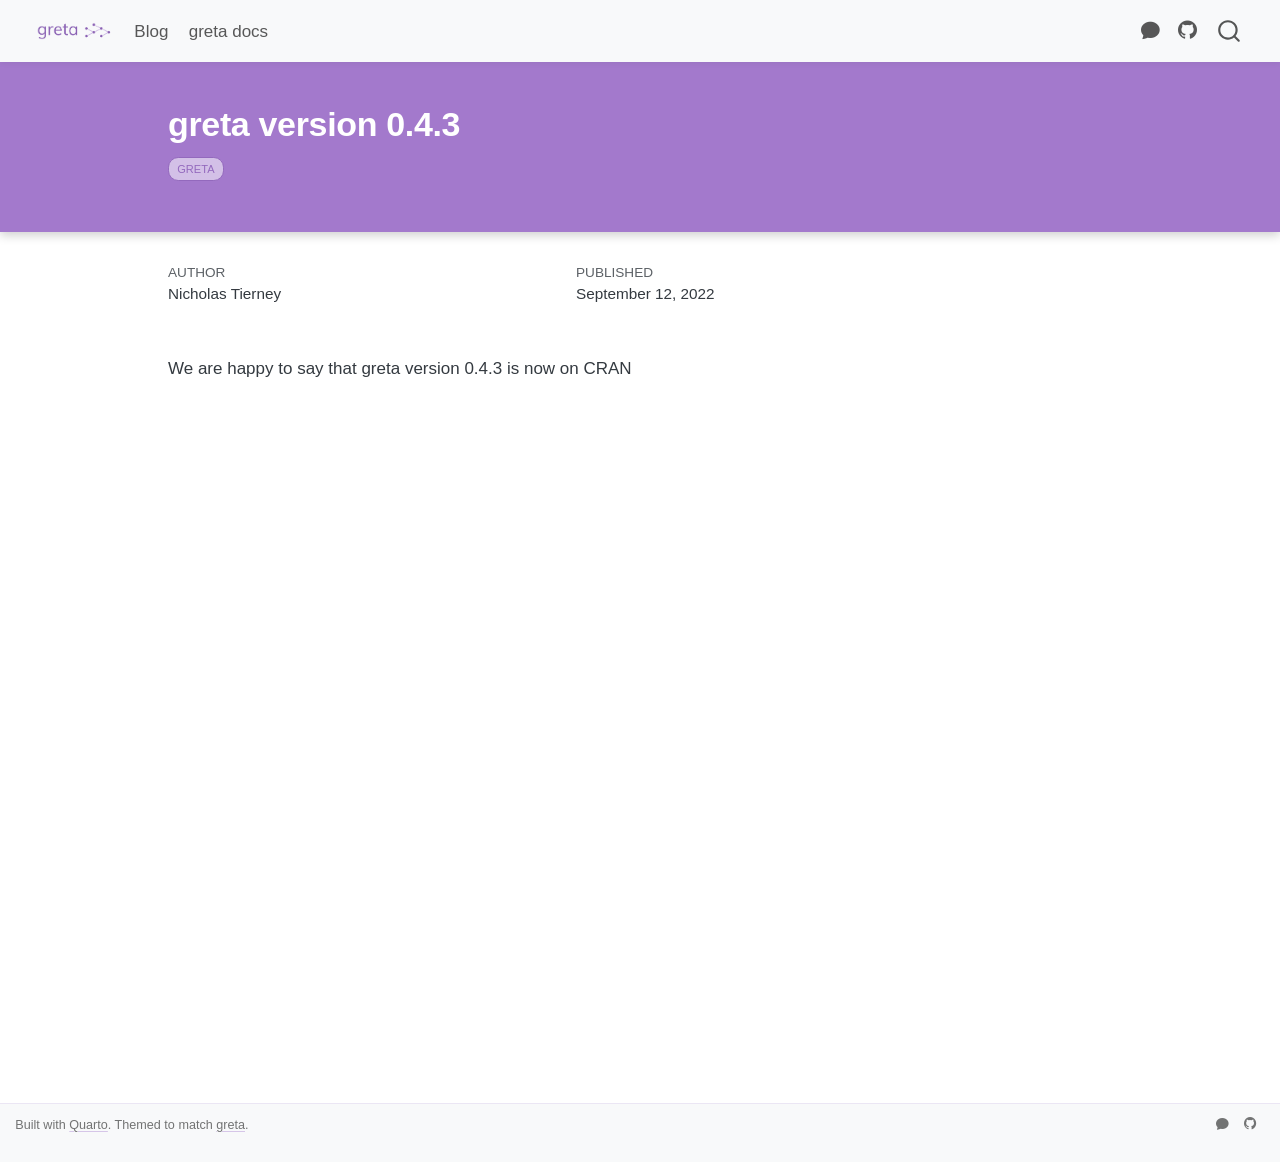
<file: posts/greta-043/index.html>
<!DOCTYPE html>
<html xmlns="http://www.w3.org/1999/xhtml" lang="en" xml:lang="en"><head>

<meta charset="utf-8">
<meta name="generator" content="quarto-1.10.18">

<meta name="viewport" content="width=device-width, initial-scale=1.0, user-scalable=yes">

<meta name="author" content="Nicholas Tierney">
<meta name="dcterms.date" content="2022-09-12">

<title>greta version 0.4.3 – greta blog</title>
<style>
/* Default styles provided by pandoc.
** See https://pandoc.org/MANUAL.html#variables-for-html for config info.
*/
span.smallcaps{font-variant: small-caps;}
div.columns{display: flex; gap: 1.5em;}
div.column{flex: auto;}
@media screen {
div.columns{gap: min(4vw, 1.5em);}
div.column{overflow-x: auto;}
}
div.hanging-indent{margin-left: 1.5em; text-indent: -1.5em;}
ul.task-list{list-style: none;}
ul.task-list li input[type="checkbox"] {
  width: 0.8em;
  margin: 0 0.8em 0.2em -1em; /* quarto-specific, see https://github.com/quarto-dev/quarto-cli/issues/4556 */ 
  vertical-align: middle;
}
</style>


<script src="../../site_libs/quarto-nav/quarto-nav.js"></script>
<script src="../../site_libs/quarto-nav/headroom.min.js"></script>
<script src="../../site_libs/clipboard/clipboard.min.js"></script>
<script src="../../site_libs/quarto-search/autocomplete.umd.js"></script>
<script src="../../site_libs/quarto-search/fuse.min.js"></script>
<script src="../../site_libs/quarto-search/quarto-search.js"></script>
<meta name="quarto:offset" content="../../">
<link href="../../images/greta-hex.png" rel="icon" type="image/png">
<script src="../../site_libs/quarto-html/quarto.js" type="module"></script>
<script src="../../site_libs/quarto-html/tabsets/tabsets.js" type="module"></script>
<script src="../../site_libs/quarto-html/popper.min.js"></script>
<script src="../../site_libs/quarto-html/tippy.umd.min.js"></script>
<script src="../../site_libs/quarto-html/anchor.min.js"></script>
<link href="../../site_libs/quarto-html/tippy.css" rel="stylesheet">
<link href="../../site_libs/quarto-html/quarto-syntax-highlighting-5d5702de87bdbcbe57524edf872754df.css" rel="stylesheet" id="quarto-text-highlighting-styles">
<script src="../../site_libs/bootstrap/bootstrap.min.js"></script>
<link href="../../site_libs/bootstrap/bootstrap-icons.css" rel="stylesheet">
<link href="../../site_libs/bootstrap/bootstrap-e3390b6693a2731bf4dd96d613e31a00.min.css" rel="stylesheet" append-hash="true" id="quarto-bootstrap" data-mode="light">
<script id="quarto-search-options" type="application/json">{
  "location": "navbar",
  "copy-button": false,
  "collapse-after": 3,
  "panel-placement": "end",
  "type": "overlay",
  "limit": 50,
  "keyboard-shortcut": [
    "f",
    "/",
    "s"
  ],
  "show-item-context": false,
  "language": {
    "search-no-results-text": "No results",
    "search-matching-documents-text": "matching documents",
    "search-copy-link-title": "Copy link to search",
    "search-hide-matches-text": "Hide additional matches",
    "search-more-match-text": "more match in this document",
    "search-more-matches-text": "more matches in this document",
    "search-clear-button-title": "Clear",
    "search-text-placeholder": "",
    "search-detached-cancel-button-title": "Cancel",
    "search-submit-button-title": "Submit",
    "search-label": "Search"
  }
}</script>
<style>

      .quarto-title-block .quarto-title-banner h1,
      .quarto-title-block .quarto-title-banner h2,
      .quarto-title-block .quarto-title-banner h3,
      .quarto-title-block .quarto-title-banner h4,
      .quarto-title-block .quarto-title-banner h5,
      .quarto-title-block .quarto-title-banner h6
      {
        color: #ffffff;
      }

      .quarto-title-block .quarto-title-banner {
        color: #ffffff;
background: #a379cc;
      }
</style>


<meta property="og:title" content="greta version 0.4.3 – greta blog">
<meta property="og:description" content="News, releases, and stories from the greta project — statistical modelling in R.">
<meta property="og:site_name" content="greta blog">
</head>

<body class="nav-fixed quarto-light">

<div id="quarto-search-results"></div>
  <header id="quarto-header" class="headroom fixed-top quarto-banner">
    <nav class="navbar navbar-expand-lg " data-bs-theme="dark">
      <div class="navbar-container container-fluid">
      <div class="navbar-brand-container mx-auto">
    <a href="../../index.html" class="navbar-brand navbar-brand-logo">
    <img src="../../images/greta-wordmark.png" alt="greta" class="navbar-logo light-content">
    <img src="../../images/greta-wordmark.png" alt="greta" class="navbar-logo dark-content">
    </a>
  </div>
            <div id="quarto-search" class="" title="Search"></div>
          <button class="navbar-toggler" type="button" data-bs-toggle="collapse" data-bs-target="#navbarCollapse" aria-controls="navbarCollapse" role="menu" aria-expanded="false" aria-label="Toggle navigation" onclick="if (window.quartoToggleHeadroom) { window.quartoToggleHeadroom(); }">
  <span class="navbar-toggler-icon"></span>
</button>
          <div class="collapse navbar-collapse" id="navbarCollapse">
            <ul class="navbar-nav navbar-nav-scroll me-auto">
  <li class="nav-item">
    <a class="nav-link" href="../../index.html"> 
<span class="menu-text">Blog</span></a>
  </li>  
  <li class="nav-item">
    <a class="nav-link" href="https://greta-dev.github.io/greta/"> 
<span class="menu-text">greta docs</span></a>
  </li>  
</ul>
            <ul class="navbar-nav navbar-nav-scroll ms-auto">
  <li class="nav-item compact">
    <a class="nav-link" href="https://forum.greta-stats.org/"> <i class="bi bi-chat-fill" role="img" aria-label="greta community forum">
</i> 
<span class="menu-text"></span></a>
  </li>  
  <li class="nav-item compact">
    <a class="nav-link" href="https://github.com/greta-dev"> <i class="bi bi-github" role="img" aria-label="greta on GitHub">
</i> 
<span class="menu-text"></span></a>
  </li>  
</ul>
          </div> <!-- /navcollapse -->
            <div class="quarto-navbar-tools">
</div>
      </div> <!-- /container-fluid -->
    </nav>
</header>
<!-- content -->
<header id="title-block-header" class="quarto-title-block default page-columns page-full">
  <div class="quarto-title-banner page-columns page-full">
    <div class="quarto-title column-body">
      <h1 class="title">greta version 0.4.3</h1>
                                <div class="quarto-categories">
                <div class="quarto-category">greta</div>
              </div>
                  </div>
  </div>
    
  
  <div class="quarto-title-meta">

      <div>
      <div class="quarto-title-meta-heading">Author</div>
      <div class="quarto-title-meta-contents">
               <p>Nicholas Tierney </p>
            </div>
    </div>
      
      <div>
      <div class="quarto-title-meta-heading">Published</div>
      <div class="quarto-title-meta-contents">
        <p class="date">September 12, 2022</p>
      </div>
    </div>
    
      
    </div>
    
  
  </header><div id="quarto-content" class="quarto-container page-columns page-rows-contents page-layout-article page-navbar">
<!-- sidebar -->
<!-- margin-sidebar -->
    <div id="quarto-margin-sidebar" class="sidebar margin-sidebar zindex-bottom">
        
    </div>
<!-- main -->
<main class="content quarto-banner-title-block" id="quarto-document-content">





<p>We are happy to say that greta version 0.4.3 is now on CRAN</p>



</main> <!-- /main -->
<script id="quarto-html-after-body" type="application/javascript">
  window.document.addEventListener("DOMContentLoaded", function (event) {
    const icon = "";
    const anchorJS = new window.AnchorJS();
    anchorJS.options = {
      placement: 'right',
      icon: icon
    };
    anchorJS.add('.anchored');
    const isCodeAnnotation = (el) => {
      for (const clz of el.classList) {
        if (clz.startsWith('code-annotation-')) {                     
          return true;
        }
      }
      return false;
    }
    const onCopySuccess = function(e) {
      // button target
      const button = e.trigger;
      // don't keep focus
      button.blur();
      // flash "checked"
      button.classList.add('code-copy-button-checked');
      var currentTitle = button.getAttribute("title");
      button.setAttribute("title", "Copied!");
      let tooltip;
      if (window.bootstrap) {
        button.setAttribute("data-bs-toggle", "tooltip");
        button.setAttribute("data-bs-placement", "left");
        button.setAttribute("data-bs-title", "Copied!");
        tooltip = new bootstrap.Tooltip(button, 
          { trigger: "manual", 
            customClass: "code-copy-button-tooltip",
            offset: [0, -8]});
        tooltip.show();    
      }
      setTimeout(function() {
        if (tooltip) {
          tooltip.hide();
          button.removeAttribute("data-bs-title");
          button.removeAttribute("data-bs-toggle");
          button.removeAttribute("data-bs-placement");
        }
        button.setAttribute("title", currentTitle);
        button.classList.remove('code-copy-button-checked');
      }, 1000);
      // clear code selection
      e.clearSelection();
    }
    const getTextToCopy = function(trigger) {
      const outerScaffold = trigger.parentElement.cloneNode(true);
      const codeEl = outerScaffold.querySelector('code');
      for (const childEl of codeEl.children) {
        if (isCodeAnnotation(childEl)) {
          childEl.remove();
        }
      }
      return codeEl.innerText;
    }
    const clipboard = new window.ClipboardJS('.code-copy-button:not([data-in-quarto-modal])', {
      text: getTextToCopy
    });
    clipboard.on('success', onCopySuccess);
    if (window.document.getElementById('quarto-embedded-source-code-modal')) {
      const clipboardModal = new window.ClipboardJS('.code-copy-button[data-in-quarto-modal]', {
        text: getTextToCopy,
        container: window.document.getElementById('quarto-embedded-source-code-modal')
      });
      clipboardModal.on('success', onCopySuccess);
    }
      var localhostRegex = new RegExp(/^(?:http|https):\/\/localhost\:?[0-9]*\//);
      var mailtoRegex = new RegExp(/^mailto:/);
        var filterRegex = new RegExp("https:\/\/greta-dev\.github\.io\/greta\.blog\/");
      var isInternal = (href) => {
          return filterRegex.test(href) || localhostRegex.test(href) || mailtoRegex.test(href);
      }
      // Inspect non-navigation links and adorn them if external
     var links = window.document.querySelectorAll('a[href]:not(.nav-link):not(.navbar-brand):not(.toc-action):not(.sidebar-link):not(.sidebar-item-toggle):not(.pagination-link):not(.no-external):not([aria-hidden]):not(.dropdown-item):not(.quarto-navigation-tool):not(.about-link)');
      for (var i=0; i<links.length; i++) {
        const link = links[i];
        if (!isInternal(link.href)) {
          // undo the damage that might have been done by quarto-nav.js in the case of
          // links that we want to consider external
          if (link.dataset.originalHref !== undefined) {
            link.href = link.dataset.originalHref;
          }
        }
      }
    function tippyHover(el, contentFn, onTriggerFn, onUntriggerFn) {
      const config = {
        allowHTML: true,
        maxWidth: 500,
        delay: 100,
        arrow: false,
        appendTo: function(el) {
            return el.parentElement;
        },
        interactive: true,
        interactiveBorder: 10,
        theme: 'quarto',
        placement: 'bottom-start',
      };
      if (contentFn) {
        config.content = contentFn;
      }
      if (onTriggerFn) {
        config.onTrigger = onTriggerFn;
      }
      if (onUntriggerFn) {
        config.onUntrigger = onUntriggerFn;
      }
      window.tippy(el, config); 
    }
    const noterefs = window.document.querySelectorAll('a[role="doc-noteref"]');
    for (var i=0; i<noterefs.length; i++) {
      const ref = noterefs[i];
      tippyHover(ref, function() {
        // use id or data attribute instead here
        let href = ref.getAttribute('data-footnote-href') || ref.getAttribute('href');
        try { href = new URL(href).hash; } catch {}
        const id = href.replace(/^#\/?/, "");
        const note = window.document.getElementById(id);
        if (note) {
          return note.innerHTML;
        } else {
          return "";
        }
      });
    }
    const xrefs = window.document.querySelectorAll('a.quarto-xref');
    const processXRef = (id, note) => {
      // Strip column container classes
      const stripColumnClz = (el) => {
        el.classList.remove("page-full", "page-columns");
        if (el.children) {
          for (const child of el.children) {
            stripColumnClz(child);
          }
        }
      }
      stripColumnClz(note)
      if (id === null || id.startsWith('sec-')) {
        // Special case sections, only their first couple elements
        const container = document.createElement("div");
        if (note.children && note.children.length > 2) {
          container.appendChild(note.children[0].cloneNode(true));
          for (let i = 1; i < note.children.length; i++) {
            const child = note.children[i];
            if (child.tagName === "P" && child.innerText === "") {
              continue;
            } else {
              container.appendChild(child.cloneNode(true));
              break;
            }
          }
          if (window.Quarto?.typesetMath) {
            window.Quarto.typesetMath(container);
          }
          return container.innerHTML
        } else {
          if (window.Quarto?.typesetMath) {
            window.Quarto.typesetMath(note);
          }
          return note.innerHTML;
        }
      } else {
        // Remove any anchor links if they are present
        const anchorLink = note.querySelector('a.anchorjs-link');
        if (anchorLink) {
          anchorLink.remove();
        }
        if (window.Quarto?.typesetMath) {
          window.Quarto.typesetMath(note);
        }
        if (note.classList.contains("callout")) {
          return note.outerHTML;
        } else {
          return note.innerHTML;
        }
      }
    }
    for (var i=0; i<xrefs.length; i++) {
      const xref = xrefs[i];
      tippyHover(xref, undefined, function(instance) {
        instance.disable();
        let url = xref.getAttribute('href');
        let hash = undefined; 
        if (url.startsWith('#')) {
          hash = url;
        } else {
          try { hash = new URL(url).hash; } catch {}
        }
        if (hash) {
          const id = hash.replace(/^#\/?/, "");
          const note = window.document.getElementById(id);
          if (note !== null) {
            try {
              const html = processXRef(id, note.cloneNode(true));
              instance.setContent(html);
            } finally {
              instance.enable();
              instance.show();
            }
          } else {
            // See if we can fetch this
            fetch(url.split('#')[0])
            .then(res => res.text())
            .then(html => {
              const parser = new DOMParser();
              const htmlDoc = parser.parseFromString(html, "text/html");
              const note = htmlDoc.getElementById(id);
              if (note !== null) {
                const html = processXRef(id, note);
                instance.setContent(html);
              } 
            }).finally(() => {
              instance.enable();
              instance.show();
            });
          }
        } else {
          // See if we can fetch a full url (with no hash to target)
          // This is a special case and we should probably do some content thinning / targeting
          fetch(url)
          .then(res => res.text())
          .then(html => {
            const parser = new DOMParser();
            const htmlDoc = parser.parseFromString(html, "text/html");
            const note = htmlDoc.querySelector('main.content');
            if (note !== null) {
              // This should only happen for chapter cross references
              // (since there is no id in the URL)
              // remove the first header
              if (note.children.length > 0 && note.children[0].tagName === "HEADER") {
                note.children[0].remove();
              }
              const html = processXRef(null, note);
              instance.setContent(html);
            } 
          }).finally(() => {
            instance.enable();
            instance.show();
          });
        }
      }, function(instance) {
      });
    }
        let selectedAnnoteEl;
        const selectorForAnnotation = ( cell, annotation) => {
          let cellAttr = 'data-code-cell="' + cell + '"';
          let lineAttr = 'data-code-annotation="' +  annotation + '"';
          const selector = 'span[' + cellAttr + '][' + lineAttr + ']';
          return selector;
        }
        const selectCodeLines = (annoteEl) => {
          const doc = window.document;
          const targetCell = annoteEl.getAttribute("data-target-cell");
          const targetAnnotation = annoteEl.getAttribute("data-target-annotation");
          const annoteSpan = window.document.querySelector(selectorForAnnotation(targetCell, targetAnnotation));
          const lines = annoteSpan.getAttribute("data-code-lines").split(",");
          const lineIds = lines.map((line) => {
            return targetCell + "-" + line;
          })
          let top = null;
          let height = null;
          let parent = null;
          if (lineIds.length > 0) {
              //compute the position of the single el (top and bottom and make a div)
              const el = window.document.getElementById(lineIds[0]);
              top = el.offsetTop;
              height = el.offsetHeight;
              parent = el.parentElement.parentElement;
            if (lineIds.length > 1) {
              const lastEl = window.document.getElementById(lineIds[lineIds.length - 1]);
              const bottom = lastEl.offsetTop + lastEl.offsetHeight;
              height = bottom - top;
            }
            if (top !== null && height !== null && parent !== null) {
              // cook up a div (if necessary) and position it 
              let div = window.document.getElementById("code-annotation-line-highlight");
              if (div === null) {
                div = window.document.createElement("div");
                div.setAttribute("id", "code-annotation-line-highlight");
                div.style.position = 'absolute';
                parent.appendChild(div);
              }
              div.style.top = top - 2 + "px";
              div.style.height = height + 4 + "px";
              div.style.left = 0;
              let gutterDiv = window.document.getElementById("code-annotation-line-highlight-gutter");
              if (gutterDiv === null) {
                gutterDiv = window.document.createElement("div");
                gutterDiv.setAttribute("id", "code-annotation-line-highlight-gutter");
                gutterDiv.style.position = 'absolute';
                const codeCell = window.document.getElementById(targetCell);
                const gutter = codeCell.querySelector('.code-annotation-gutter');
                gutter.appendChild(gutterDiv);
              }
              gutterDiv.style.top = top - 2 + "px";
              gutterDiv.style.height = height + 4 + "px";
            }
            selectedAnnoteEl = annoteEl;
          }
        };
        const unselectCodeLines = () => {
          const elementsIds = ["code-annotation-line-highlight", "code-annotation-line-highlight-gutter"];
          elementsIds.forEach((elId) => {
            const div = window.document.getElementById(elId);
            if (div) {
              div.remove();
            }
          });
          selectedAnnoteEl = undefined;
        };
          // Handle positioning of the toggle
      window.addEventListener(
        "resize",
        throttle(() => {
          elRect = undefined;
          if (selectedAnnoteEl) {
            selectCodeLines(selectedAnnoteEl);
          }
        }, 10)
      );
      function throttle(fn, ms) {
      let throttle = false;
      let timer;
        return (...args) => {
          if(!throttle) { // first call gets through
              fn.apply(this, args);
              throttle = true;
          } else { // all the others get throttled
              if(timer) clearTimeout(timer); // cancel #2
              timer = setTimeout(() => {
                fn.apply(this, args);
                timer = throttle = false;
              }, ms);
          }
        };
      }
        // Attach click handler to the DT
        const annoteDls = window.document.querySelectorAll('dt[data-target-cell]');
        for (const annoteDlNode of annoteDls) {
          annoteDlNode.addEventListener('click', (event) => {
            const clickedEl = event.target;
            if (clickedEl !== selectedAnnoteEl) {
              unselectCodeLines();
              const activeEl = window.document.querySelector('dt[data-target-cell].code-annotation-active');
              if (activeEl) {
                activeEl.classList.remove('code-annotation-active');
              }
              selectCodeLines(clickedEl);
              clickedEl.classList.add('code-annotation-active');
            } else {
              // Unselect the line
              unselectCodeLines();
              clickedEl.classList.remove('code-annotation-active');
            }
          });
        }
    const findCites = (el) => {
      const parentEl = el.parentElement;
      if (parentEl) {
        const cites = parentEl.dataset.cites;
        if (cites) {
          return {
            el,
            cites: cites.split(' ')
          };
        } else {
          return findCites(el.parentElement)
        }
      } else {
        return undefined;
      }
    };
    var bibliorefs = window.document.querySelectorAll('a[role="doc-biblioref"]');
    for (var i=0; i<bibliorefs.length; i++) {
      const ref = bibliorefs[i];
      const citeInfo = findCites(ref);
      if (citeInfo) {
        tippyHover(citeInfo.el, function() {
          var popup = window.document.createElement('div');
          citeInfo.cites.forEach(function(cite) {
            var citeDiv = window.document.createElement('div');
            citeDiv.classList.add('hanging-indent');
            citeDiv.classList.add('csl-entry');
            var biblioDiv = window.document.getElementById('ref-' + cite);
            if (biblioDiv) {
              citeDiv.innerHTML = biblioDiv.innerHTML;
            }
            popup.appendChild(citeDiv);
          });
          return popup.innerHTML;
        });
      }
    }
  });
  </script>
</div> <!-- /content -->
<footer class="footer">
  <div class="nav-footer">
    <div class="nav-footer-left">
<p>Built with <a href="https://quarto.org">Quarto</a>. Themed to match <a href="https://greta-dev.github.io/greta/">greta</a>.</p>
</div>   
    <div class="nav-footer-center">
      &nbsp;
    </div>
    <div class="nav-footer-right">
      <ul class="footer-items list-unstyled">
    <li class="nav-item compact">
    <a class="nav-link" href="https://forum.greta-stats.org/">
      <i class="bi bi-chat-fill" role="img" aria-label="greta community forum">
</i> 
    </a>
  </li>  
    <li class="nav-item compact">
    <a class="nav-link" href="https://github.com/greta-dev">
      <i class="bi bi-github" role="img" aria-label="greta on GitHub">
</i> 
    </a>
  </li>  
</ul>
    </div>
  </div>
</footer>




</body></html>
</file>
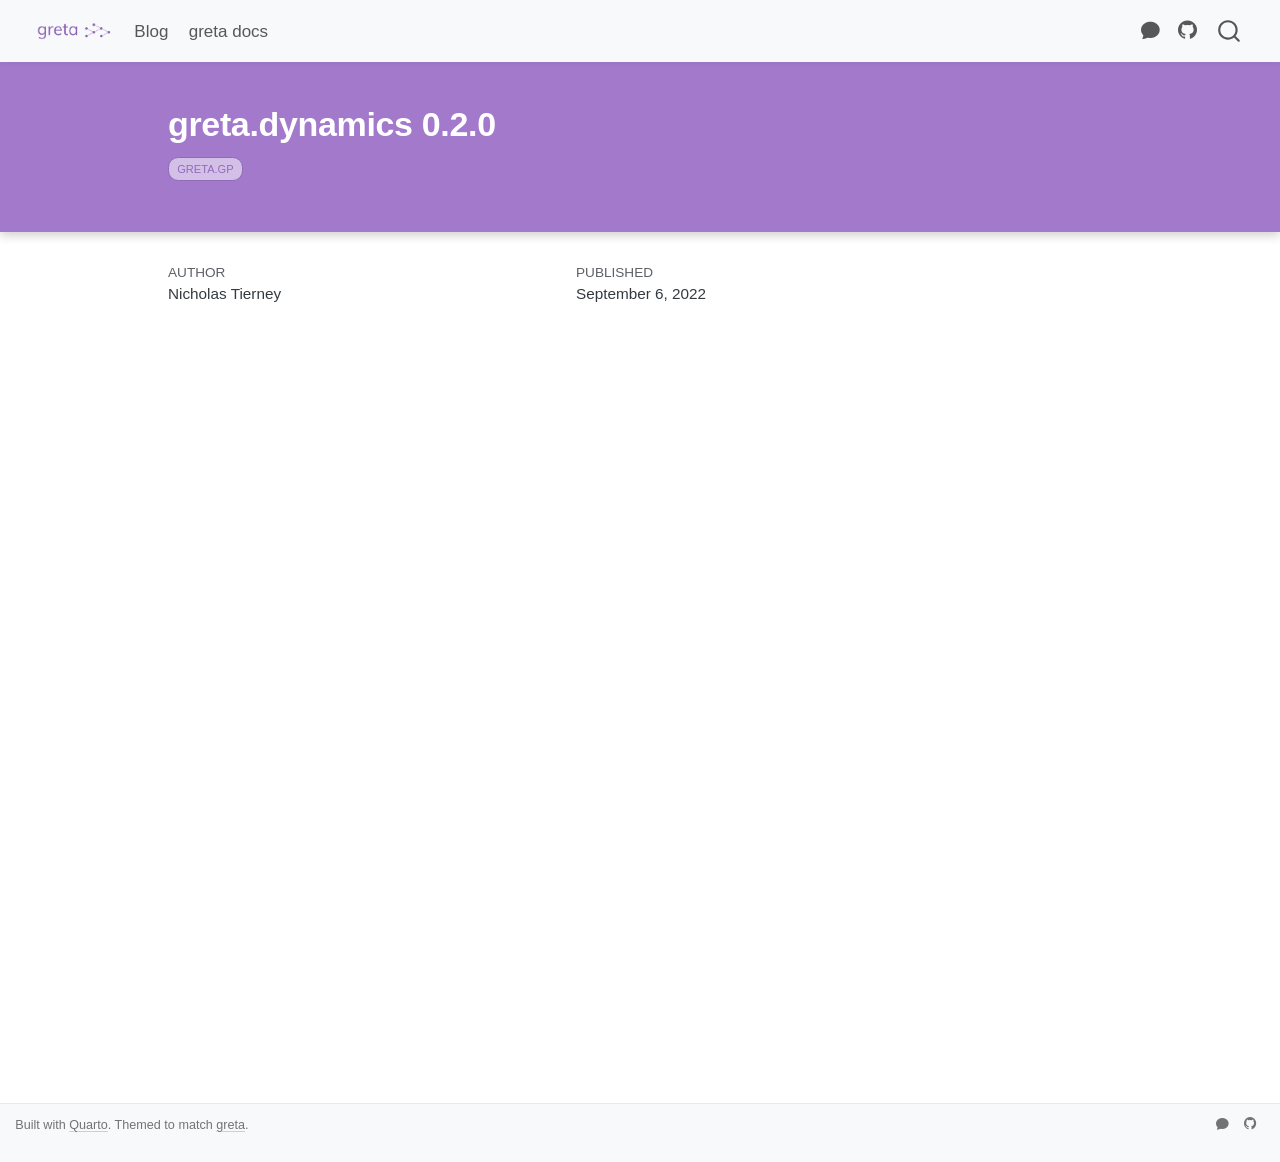
<file: posts/greta-dynamics-020/index.html>
<!DOCTYPE html>
<html xmlns="http://www.w3.org/1999/xhtml" lang="en" xml:lang="en"><head>

<meta charset="utf-8">
<meta name="generator" content="quarto-1.10.18">

<meta name="viewport" content="width=device-width, initial-scale=1.0, user-scalable=yes">

<meta name="author" content="Nicholas Tierney">
<meta name="dcterms.date" content="2022-09-06">

<title>greta.dynamics 0.2.0 – greta blog</title>
<style>
/* Default styles provided by pandoc.
** See https://pandoc.org/MANUAL.html#variables-for-html for config info.
*/
span.smallcaps{font-variant: small-caps;}
div.columns{display: flex; gap: 1.5em;}
div.column{flex: auto;}
@media screen {
div.columns{gap: min(4vw, 1.5em);}
div.column{overflow-x: auto;}
}
div.hanging-indent{margin-left: 1.5em; text-indent: -1.5em;}
ul.task-list{list-style: none;}
ul.task-list li input[type="checkbox"] {
  width: 0.8em;
  margin: 0 0.8em 0.2em -1em; /* quarto-specific, see https://github.com/quarto-dev/quarto-cli/issues/4556 */ 
  vertical-align: middle;
}
</style>


<script src="../../site_libs/quarto-nav/quarto-nav.js"></script>
<script src="../../site_libs/quarto-nav/headroom.min.js"></script>
<script src="../../site_libs/clipboard/clipboard.min.js"></script>
<script src="../../site_libs/quarto-search/autocomplete.umd.js"></script>
<script src="../../site_libs/quarto-search/fuse.min.js"></script>
<script src="../../site_libs/quarto-search/quarto-search.js"></script>
<meta name="quarto:offset" content="../../">
<link href="../../images/greta-hex.png" rel="icon" type="image/png">
<script src="../../site_libs/quarto-html/quarto.js" type="module"></script>
<script src="../../site_libs/quarto-html/tabsets/tabsets.js" type="module"></script>
<script src="../../site_libs/quarto-html/popper.min.js"></script>
<script src="../../site_libs/quarto-html/tippy.umd.min.js"></script>
<script src="../../site_libs/quarto-html/anchor.min.js"></script>
<link href="../../site_libs/quarto-html/tippy.css" rel="stylesheet">
<link href="../../site_libs/quarto-html/quarto-syntax-highlighting-5d5702de87bdbcbe57524edf872754df.css" rel="stylesheet" id="quarto-text-highlighting-styles">
<script src="../../site_libs/bootstrap/bootstrap.min.js"></script>
<link href="../../site_libs/bootstrap/bootstrap-icons.css" rel="stylesheet">
<link href="../../site_libs/bootstrap/bootstrap-e3390b6693a2731bf4dd96d613e31a00.min.css" rel="stylesheet" append-hash="true" id="quarto-bootstrap" data-mode="light">
<script id="quarto-search-options" type="application/json">{
  "location": "navbar",
  "copy-button": false,
  "collapse-after": 3,
  "panel-placement": "end",
  "type": "overlay",
  "limit": 50,
  "keyboard-shortcut": [
    "f",
    "/",
    "s"
  ],
  "show-item-context": false,
  "language": {
    "search-no-results-text": "No results",
    "search-matching-documents-text": "matching documents",
    "search-copy-link-title": "Copy link to search",
    "search-hide-matches-text": "Hide additional matches",
    "search-more-match-text": "more match in this document",
    "search-more-matches-text": "more matches in this document",
    "search-clear-button-title": "Clear",
    "search-text-placeholder": "",
    "search-detached-cancel-button-title": "Cancel",
    "search-submit-button-title": "Submit",
    "search-label": "Search"
  }
}</script>
<style>

      .quarto-title-block .quarto-title-banner h1,
      .quarto-title-block .quarto-title-banner h2,
      .quarto-title-block .quarto-title-banner h3,
      .quarto-title-block .quarto-title-banner h4,
      .quarto-title-block .quarto-title-banner h5,
      .quarto-title-block .quarto-title-banner h6
      {
        color: #ffffff;
      }

      .quarto-title-block .quarto-title-banner {
        color: #ffffff;
background: #a379cc;
      }
</style>


<meta property="og:title" content="greta.dynamics 0.2.0 – greta blog">
<meta property="og:site_name" content="greta blog">
</head>

<body class="nav-fixed quarto-light">

<div id="quarto-search-results"></div>
  <header id="quarto-header" class="headroom fixed-top quarto-banner">
    <nav class="navbar navbar-expand-lg " data-bs-theme="dark">
      <div class="navbar-container container-fluid">
      <div class="navbar-brand-container mx-auto">
    <a href="../../index.html" class="navbar-brand navbar-brand-logo">
    <img src="../../images/greta-wordmark.png" alt="greta" class="navbar-logo light-content">
    <img src="../../images/greta-wordmark.png" alt="greta" class="navbar-logo dark-content">
    </a>
  </div>
            <div id="quarto-search" class="" title="Search"></div>
          <button class="navbar-toggler" type="button" data-bs-toggle="collapse" data-bs-target="#navbarCollapse" aria-controls="navbarCollapse" role="menu" aria-expanded="false" aria-label="Toggle navigation" onclick="if (window.quartoToggleHeadroom) { window.quartoToggleHeadroom(); }">
  <span class="navbar-toggler-icon"></span>
</button>
          <div class="collapse navbar-collapse" id="navbarCollapse">
            <ul class="navbar-nav navbar-nav-scroll me-auto">
  <li class="nav-item">
    <a class="nav-link" href="../../index.html"> 
<span class="menu-text">Blog</span></a>
  </li>  
  <li class="nav-item">
    <a class="nav-link" href="https://greta-dev.github.io/greta/"> 
<span class="menu-text">greta docs</span></a>
  </li>  
</ul>
            <ul class="navbar-nav navbar-nav-scroll ms-auto">
  <li class="nav-item compact">
    <a class="nav-link" href="https://forum.greta-stats.org/"> <i class="bi bi-chat-fill" role="img" aria-label="greta community forum">
</i> 
<span class="menu-text"></span></a>
  </li>  
  <li class="nav-item compact">
    <a class="nav-link" href="https://github.com/greta-dev"> <i class="bi bi-github" role="img" aria-label="greta on GitHub">
</i> 
<span class="menu-text"></span></a>
  </li>  
</ul>
          </div> <!-- /navcollapse -->
            <div class="quarto-navbar-tools">
</div>
      </div> <!-- /container-fluid -->
    </nav>
</header>
<!-- content -->
<header id="title-block-header" class="quarto-title-block default page-columns page-full">
  <div class="quarto-title-banner page-columns page-full">
    <div class="quarto-title column-body">
      <h1 class="title">greta.dynamics 0.2.0</h1>
                                <div class="quarto-categories">
                <div class="quarto-category">greta.gp</div>
              </div>
                  </div>
  </div>
    
  
  <div class="quarto-title-meta">

      <div>
      <div class="quarto-title-meta-heading">Author</div>
      <div class="quarto-title-meta-contents">
               <p>Nicholas Tierney </p>
            </div>
    </div>
      
      <div>
      <div class="quarto-title-meta-heading">Published</div>
      <div class="quarto-title-meta-contents">
        <p class="date">September 6, 2022</p>
      </div>
    </div>
    
      
    </div>
    
  
  </header><div id="quarto-content" class="quarto-container page-columns page-rows-contents page-layout-article page-navbar">
<!-- sidebar -->
<!-- margin-sidebar -->
    <div id="quarto-margin-sidebar" class="sidebar margin-sidebar zindex-bottom">
        
    </div>
<!-- main -->
<main class="content quarto-banner-title-block" id="quarto-document-content">








</main> <!-- /main -->
<script id="quarto-html-after-body" type="application/javascript">
  window.document.addEventListener("DOMContentLoaded", function (event) {
    const icon = "";
    const anchorJS = new window.AnchorJS();
    anchorJS.options = {
      placement: 'right',
      icon: icon
    };
    anchorJS.add('.anchored');
    const isCodeAnnotation = (el) => {
      for (const clz of el.classList) {
        if (clz.startsWith('code-annotation-')) {                     
          return true;
        }
      }
      return false;
    }
    const onCopySuccess = function(e) {
      // button target
      const button = e.trigger;
      // don't keep focus
      button.blur();
      // flash "checked"
      button.classList.add('code-copy-button-checked');
      var currentTitle = button.getAttribute("title");
      button.setAttribute("title", "Copied!");
      let tooltip;
      if (window.bootstrap) {
        button.setAttribute("data-bs-toggle", "tooltip");
        button.setAttribute("data-bs-placement", "left");
        button.setAttribute("data-bs-title", "Copied!");
        tooltip = new bootstrap.Tooltip(button, 
          { trigger: "manual", 
            customClass: "code-copy-button-tooltip",
            offset: [0, -8]});
        tooltip.show();    
      }
      setTimeout(function() {
        if (tooltip) {
          tooltip.hide();
          button.removeAttribute("data-bs-title");
          button.removeAttribute("data-bs-toggle");
          button.removeAttribute("data-bs-placement");
        }
        button.setAttribute("title", currentTitle);
        button.classList.remove('code-copy-button-checked');
      }, 1000);
      // clear code selection
      e.clearSelection();
    }
    const getTextToCopy = function(trigger) {
      const outerScaffold = trigger.parentElement.cloneNode(true);
      const codeEl = outerScaffold.querySelector('code');
      for (const childEl of codeEl.children) {
        if (isCodeAnnotation(childEl)) {
          childEl.remove();
        }
      }
      return codeEl.innerText;
    }
    const clipboard = new window.ClipboardJS('.code-copy-button:not([data-in-quarto-modal])', {
      text: getTextToCopy
    });
    clipboard.on('success', onCopySuccess);
    if (window.document.getElementById('quarto-embedded-source-code-modal')) {
      const clipboardModal = new window.ClipboardJS('.code-copy-button[data-in-quarto-modal]', {
        text: getTextToCopy,
        container: window.document.getElementById('quarto-embedded-source-code-modal')
      });
      clipboardModal.on('success', onCopySuccess);
    }
      var localhostRegex = new RegExp(/^(?:http|https):\/\/localhost\:?[0-9]*\//);
      var mailtoRegex = new RegExp(/^mailto:/);
        var filterRegex = new RegExp("https:\/\/greta-dev\.github\.io\/greta\.blog\/");
      var isInternal = (href) => {
          return filterRegex.test(href) || localhostRegex.test(href) || mailtoRegex.test(href);
      }
      // Inspect non-navigation links and adorn them if external
     var links = window.document.querySelectorAll('a[href]:not(.nav-link):not(.navbar-brand):not(.toc-action):not(.sidebar-link):not(.sidebar-item-toggle):not(.pagination-link):not(.no-external):not([aria-hidden]):not(.dropdown-item):not(.quarto-navigation-tool):not(.about-link)');
      for (var i=0; i<links.length; i++) {
        const link = links[i];
        if (!isInternal(link.href)) {
          // undo the damage that might have been done by quarto-nav.js in the case of
          // links that we want to consider external
          if (link.dataset.originalHref !== undefined) {
            link.href = link.dataset.originalHref;
          }
        }
      }
    function tippyHover(el, contentFn, onTriggerFn, onUntriggerFn) {
      const config = {
        allowHTML: true,
        maxWidth: 500,
        delay: 100,
        arrow: false,
        appendTo: function(el) {
            return el.parentElement;
        },
        interactive: true,
        interactiveBorder: 10,
        theme: 'quarto',
        placement: 'bottom-start',
      };
      if (contentFn) {
        config.content = contentFn;
      }
      if (onTriggerFn) {
        config.onTrigger = onTriggerFn;
      }
      if (onUntriggerFn) {
        config.onUntrigger = onUntriggerFn;
      }
      window.tippy(el, config); 
    }
    const noterefs = window.document.querySelectorAll('a[role="doc-noteref"]');
    for (var i=0; i<noterefs.length; i++) {
      const ref = noterefs[i];
      tippyHover(ref, function() {
        // use id or data attribute instead here
        let href = ref.getAttribute('data-footnote-href') || ref.getAttribute('href');
        try { href = new URL(href).hash; } catch {}
        const id = href.replace(/^#\/?/, "");
        const note = window.document.getElementById(id);
        if (note) {
          return note.innerHTML;
        } else {
          return "";
        }
      });
    }
    const xrefs = window.document.querySelectorAll('a.quarto-xref');
    const processXRef = (id, note) => {
      // Strip column container classes
      const stripColumnClz = (el) => {
        el.classList.remove("page-full", "page-columns");
        if (el.children) {
          for (const child of el.children) {
            stripColumnClz(child);
          }
        }
      }
      stripColumnClz(note)
      if (id === null || id.startsWith('sec-')) {
        // Special case sections, only their first couple elements
        const container = document.createElement("div");
        if (note.children && note.children.length > 2) {
          container.appendChild(note.children[0].cloneNode(true));
          for (let i = 1; i < note.children.length; i++) {
            const child = note.children[i];
            if (child.tagName === "P" && child.innerText === "") {
              continue;
            } else {
              container.appendChild(child.cloneNode(true));
              break;
            }
          }
          if (window.Quarto?.typesetMath) {
            window.Quarto.typesetMath(container);
          }
          return container.innerHTML
        } else {
          if (window.Quarto?.typesetMath) {
            window.Quarto.typesetMath(note);
          }
          return note.innerHTML;
        }
      } else {
        // Remove any anchor links if they are present
        const anchorLink = note.querySelector('a.anchorjs-link');
        if (anchorLink) {
          anchorLink.remove();
        }
        if (window.Quarto?.typesetMath) {
          window.Quarto.typesetMath(note);
        }
        if (note.classList.contains("callout")) {
          return note.outerHTML;
        } else {
          return note.innerHTML;
        }
      }
    }
    for (var i=0; i<xrefs.length; i++) {
      const xref = xrefs[i];
      tippyHover(xref, undefined, function(instance) {
        instance.disable();
        let url = xref.getAttribute('href');
        let hash = undefined; 
        if (url.startsWith('#')) {
          hash = url;
        } else {
          try { hash = new URL(url).hash; } catch {}
        }
        if (hash) {
          const id = hash.replace(/^#\/?/, "");
          const note = window.document.getElementById(id);
          if (note !== null) {
            try {
              const html = processXRef(id, note.cloneNode(true));
              instance.setContent(html);
            } finally {
              instance.enable();
              instance.show();
            }
          } else {
            // See if we can fetch this
            fetch(url.split('#')[0])
            .then(res => res.text())
            .then(html => {
              const parser = new DOMParser();
              const htmlDoc = parser.parseFromString(html, "text/html");
              const note = htmlDoc.getElementById(id);
              if (note !== null) {
                const html = processXRef(id, note);
                instance.setContent(html);
              } 
            }).finally(() => {
              instance.enable();
              instance.show();
            });
          }
        } else {
          // See if we can fetch a full url (with no hash to target)
          // This is a special case and we should probably do some content thinning / targeting
          fetch(url)
          .then(res => res.text())
          .then(html => {
            const parser = new DOMParser();
            const htmlDoc = parser.parseFromString(html, "text/html");
            const note = htmlDoc.querySelector('main.content');
            if (note !== null) {
              // This should only happen for chapter cross references
              // (since there is no id in the URL)
              // remove the first header
              if (note.children.length > 0 && note.children[0].tagName === "HEADER") {
                note.children[0].remove();
              }
              const html = processXRef(null, note);
              instance.setContent(html);
            } 
          }).finally(() => {
            instance.enable();
            instance.show();
          });
        }
      }, function(instance) {
      });
    }
        let selectedAnnoteEl;
        const selectorForAnnotation = ( cell, annotation) => {
          let cellAttr = 'data-code-cell="' + cell + '"';
          let lineAttr = 'data-code-annotation="' +  annotation + '"';
          const selector = 'span[' + cellAttr + '][' + lineAttr + ']';
          return selector;
        }
        const selectCodeLines = (annoteEl) => {
          const doc = window.document;
          const targetCell = annoteEl.getAttribute("data-target-cell");
          const targetAnnotation = annoteEl.getAttribute("data-target-annotation");
          const annoteSpan = window.document.querySelector(selectorForAnnotation(targetCell, targetAnnotation));
          const lines = annoteSpan.getAttribute("data-code-lines").split(",");
          const lineIds = lines.map((line) => {
            return targetCell + "-" + line;
          })
          let top = null;
          let height = null;
          let parent = null;
          if (lineIds.length > 0) {
              //compute the position of the single el (top and bottom and make a div)
              const el = window.document.getElementById(lineIds[0]);
              top = el.offsetTop;
              height = el.offsetHeight;
              parent = el.parentElement.parentElement;
            if (lineIds.length > 1) {
              const lastEl = window.document.getElementById(lineIds[lineIds.length - 1]);
              const bottom = lastEl.offsetTop + lastEl.offsetHeight;
              height = bottom - top;
            }
            if (top !== null && height !== null && parent !== null) {
              // cook up a div (if necessary) and position it 
              let div = window.document.getElementById("code-annotation-line-highlight");
              if (div === null) {
                div = window.document.createElement("div");
                div.setAttribute("id", "code-annotation-line-highlight");
                div.style.position = 'absolute';
                parent.appendChild(div);
              }
              div.style.top = top - 2 + "px";
              div.style.height = height + 4 + "px";
              div.style.left = 0;
              let gutterDiv = window.document.getElementById("code-annotation-line-highlight-gutter");
              if (gutterDiv === null) {
                gutterDiv = window.document.createElement("div");
                gutterDiv.setAttribute("id", "code-annotation-line-highlight-gutter");
                gutterDiv.style.position = 'absolute';
                const codeCell = window.document.getElementById(targetCell);
                const gutter = codeCell.querySelector('.code-annotation-gutter');
                gutter.appendChild(gutterDiv);
              }
              gutterDiv.style.top = top - 2 + "px";
              gutterDiv.style.height = height + 4 + "px";
            }
            selectedAnnoteEl = annoteEl;
          }
        };
        const unselectCodeLines = () => {
          const elementsIds = ["code-annotation-line-highlight", "code-annotation-line-highlight-gutter"];
          elementsIds.forEach((elId) => {
            const div = window.document.getElementById(elId);
            if (div) {
              div.remove();
            }
          });
          selectedAnnoteEl = undefined;
        };
          // Handle positioning of the toggle
      window.addEventListener(
        "resize",
        throttle(() => {
          elRect = undefined;
          if (selectedAnnoteEl) {
            selectCodeLines(selectedAnnoteEl);
          }
        }, 10)
      );
      function throttle(fn, ms) {
      let throttle = false;
      let timer;
        return (...args) => {
          if(!throttle) { // first call gets through
              fn.apply(this, args);
              throttle = true;
          } else { // all the others get throttled
              if(timer) clearTimeout(timer); // cancel #2
              timer = setTimeout(() => {
                fn.apply(this, args);
                timer = throttle = false;
              }, ms);
          }
        };
      }
        // Attach click handler to the DT
        const annoteDls = window.document.querySelectorAll('dt[data-target-cell]');
        for (const annoteDlNode of annoteDls) {
          annoteDlNode.addEventListener('click', (event) => {
            const clickedEl = event.target;
            if (clickedEl !== selectedAnnoteEl) {
              unselectCodeLines();
              const activeEl = window.document.querySelector('dt[data-target-cell].code-annotation-active');
              if (activeEl) {
                activeEl.classList.remove('code-annotation-active');
              }
              selectCodeLines(clickedEl);
              clickedEl.classList.add('code-annotation-active');
            } else {
              // Unselect the line
              unselectCodeLines();
              clickedEl.classList.remove('code-annotation-active');
            }
          });
        }
    const findCites = (el) => {
      const parentEl = el.parentElement;
      if (parentEl) {
        const cites = parentEl.dataset.cites;
        if (cites) {
          return {
            el,
            cites: cites.split(' ')
          };
        } else {
          return findCites(el.parentElement)
        }
      } else {
        return undefined;
      }
    };
    var bibliorefs = window.document.querySelectorAll('a[role="doc-biblioref"]');
    for (var i=0; i<bibliorefs.length; i++) {
      const ref = bibliorefs[i];
      const citeInfo = findCites(ref);
      if (citeInfo) {
        tippyHover(citeInfo.el, function() {
          var popup = window.document.createElement('div');
          citeInfo.cites.forEach(function(cite) {
            var citeDiv = window.document.createElement('div');
            citeDiv.classList.add('hanging-indent');
            citeDiv.classList.add('csl-entry');
            var biblioDiv = window.document.getElementById('ref-' + cite);
            if (biblioDiv) {
              citeDiv.innerHTML = biblioDiv.innerHTML;
            }
            popup.appendChild(citeDiv);
          });
          return popup.innerHTML;
        });
      }
    }
  });
  </script>
</div> <!-- /content -->
<footer class="footer">
  <div class="nav-footer">
    <div class="nav-footer-left">
<p>Built with <a href="https://quarto.org">Quarto</a>. Themed to match <a href="https://greta-dev.github.io/greta/">greta</a>.</p>
</div>   
    <div class="nav-footer-center">
      &nbsp;
    </div>
    <div class="nav-footer-right">
      <ul class="footer-items list-unstyled">
    <li class="nav-item compact">
    <a class="nav-link" href="https://forum.greta-stats.org/">
      <i class="bi bi-chat-fill" role="img" aria-label="greta community forum">
</i> 
    </a>
  </li>  
    <li class="nav-item compact">
    <a class="nav-link" href="https://github.com/greta-dev">
      <i class="bi bi-github" role="img" aria-label="greta on GitHub">
</i> 
    </a>
  </li>  
</ul>
    </div>
  </div>
</footer>




</body></html>
</file>
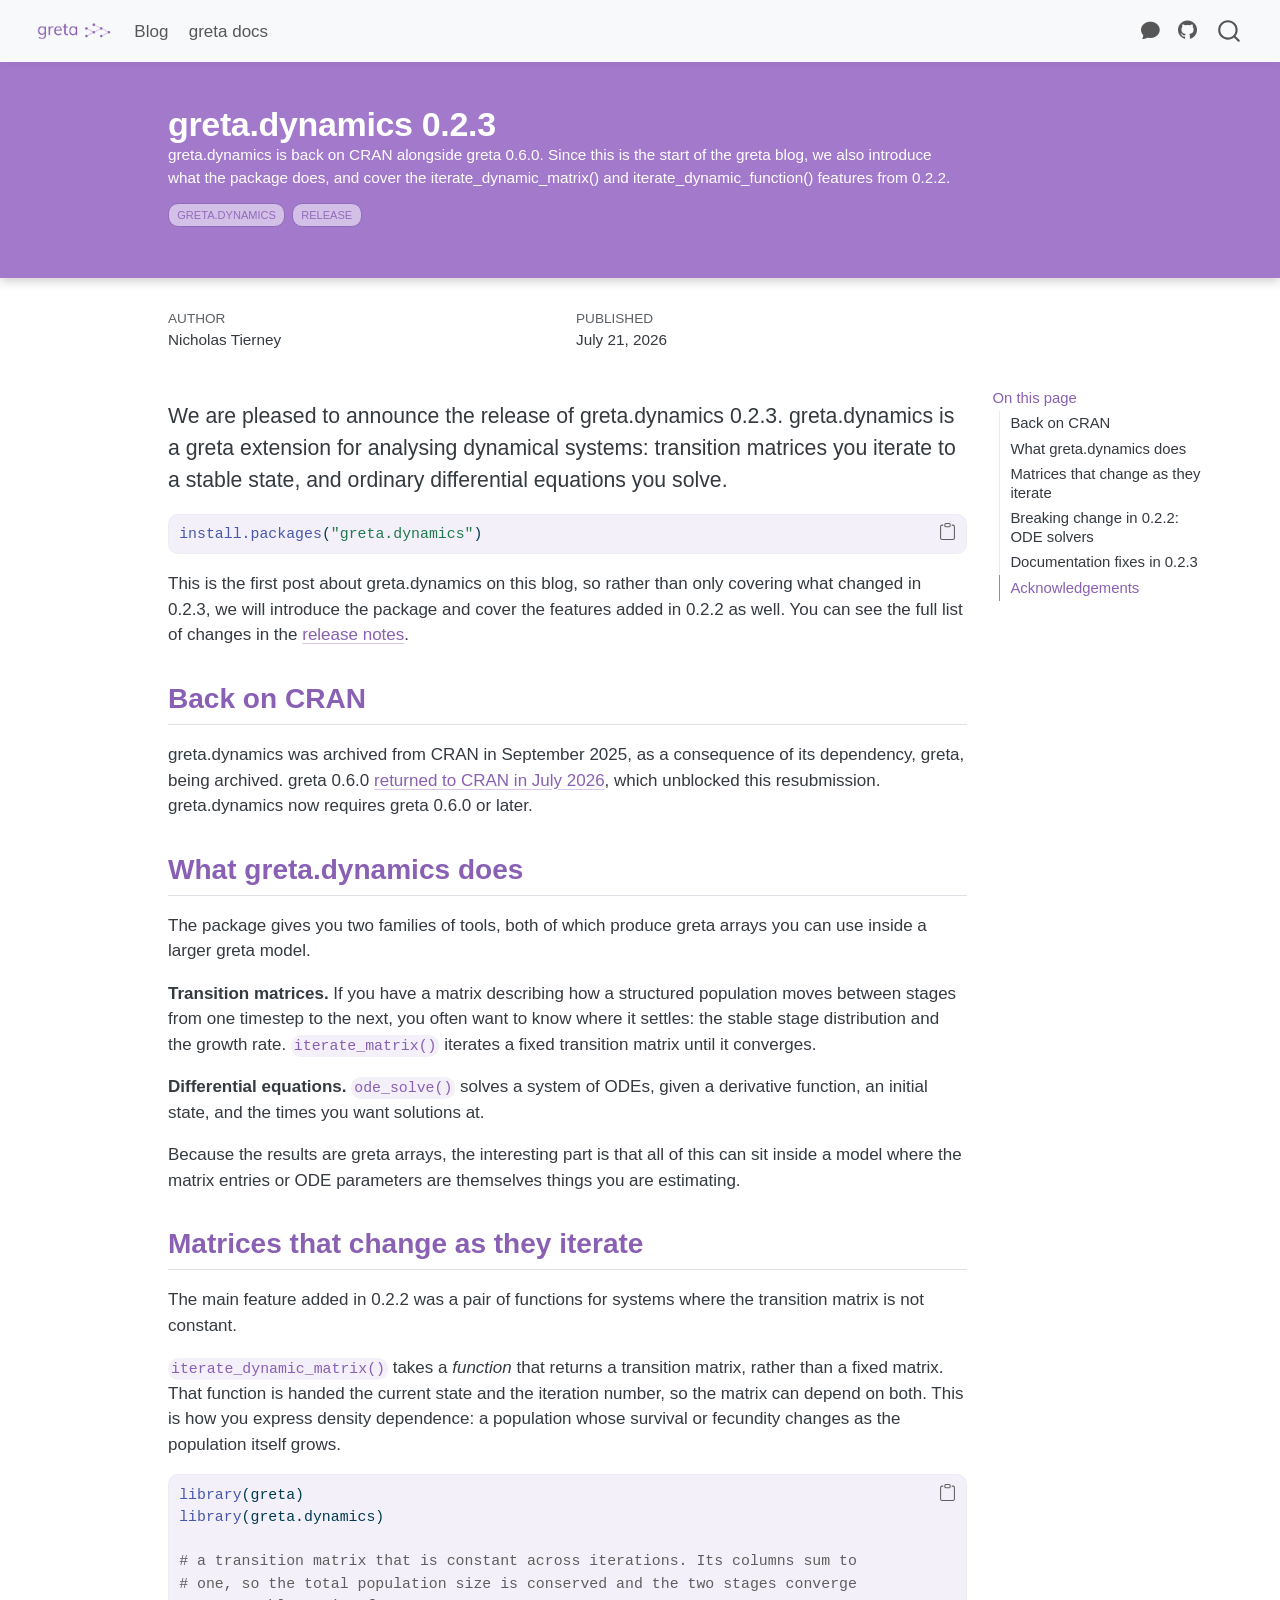
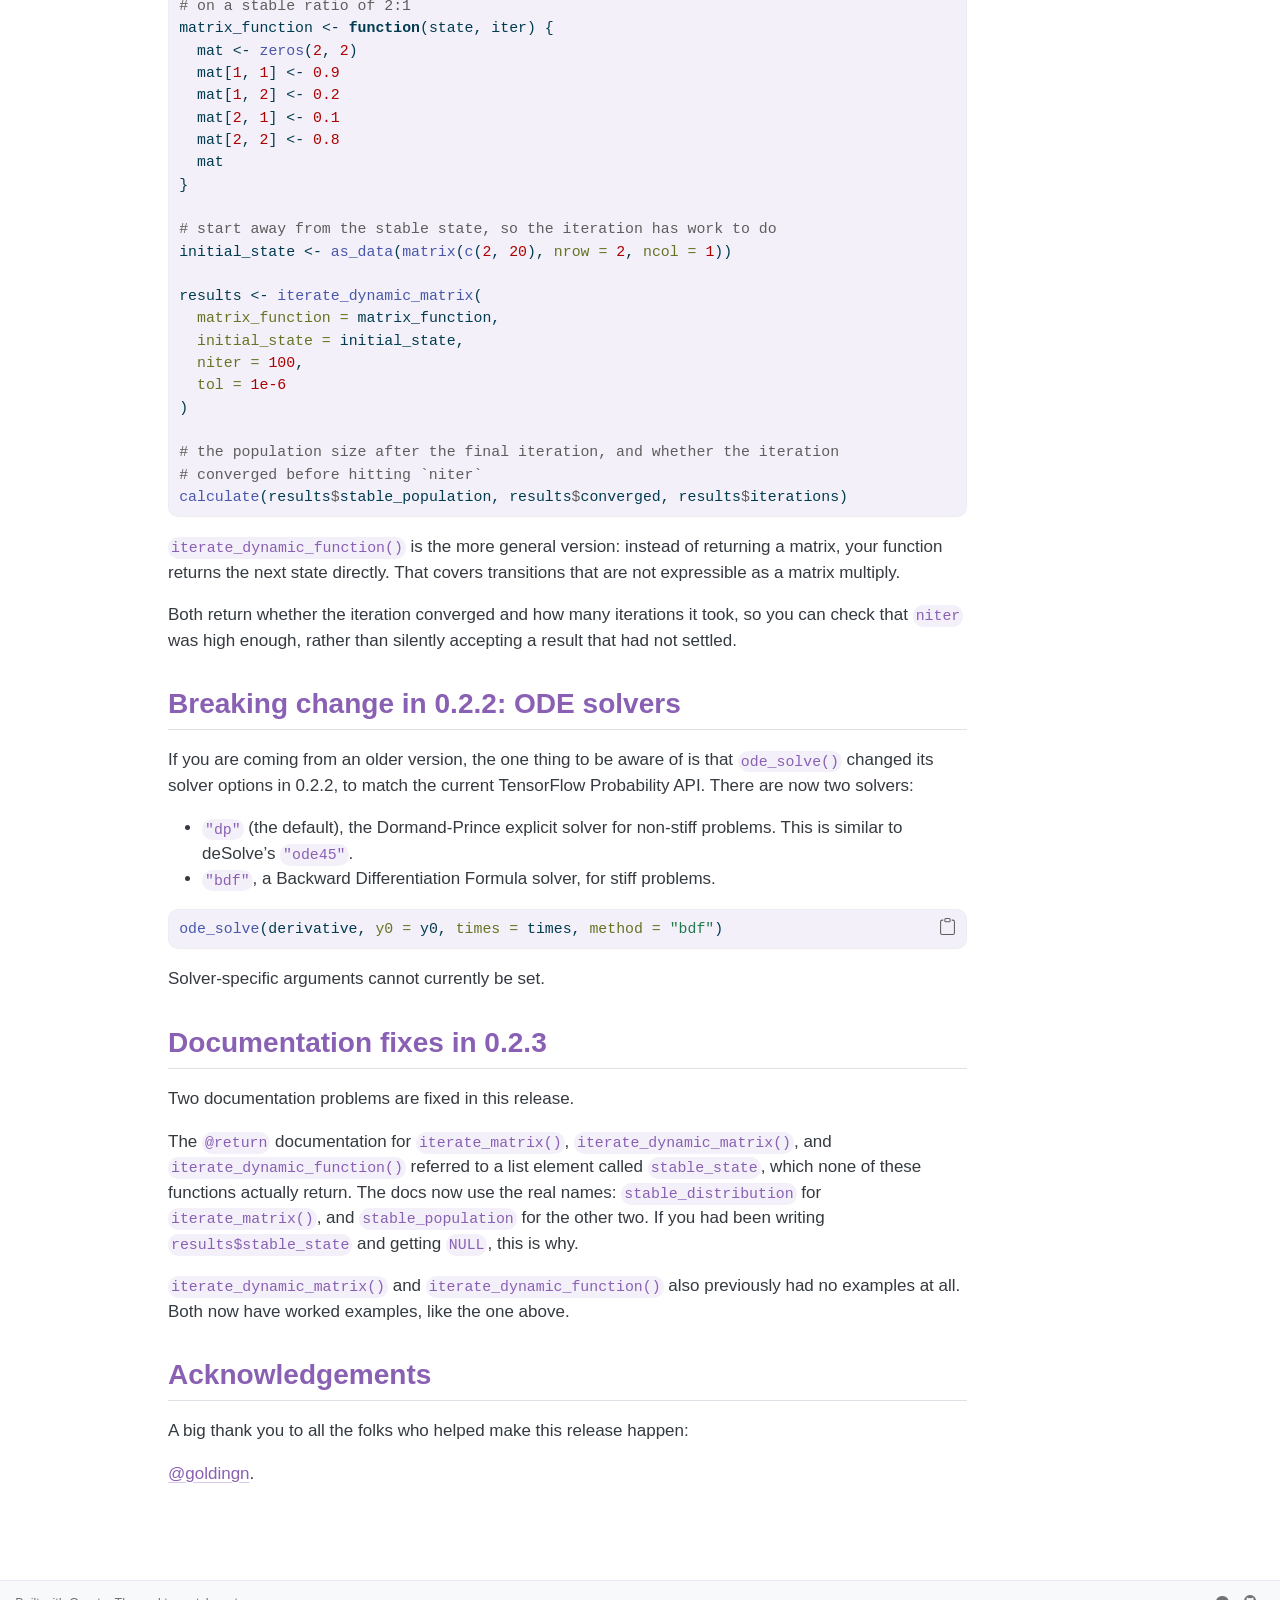
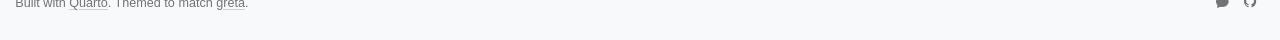
<file: posts/greta-dynamics-023/index.html>
<!DOCTYPE html>
<html xmlns="http://www.w3.org/1999/xhtml" lang="en" xml:lang="en"><head>

<meta charset="utf-8">
<meta name="generator" content="quarto-1.10.18">

<meta name="viewport" content="width=device-width, initial-scale=1.0, user-scalable=yes">

<meta name="author" content="Nicholas Tierney">
<meta name="dcterms.date" content="2026-07-21">
<meta name="description" content="greta.dynamics is back on CRAN alongside greta 0.6.0. Since this is the start of the greta blog, we also introduce what the package does, and cover the iterate_dynamic_matrix() and iterate_dynamic_function() features from 0.2.2.">

<title>greta.dynamics 0.2.3 – greta blog</title>
<style>
/* Default styles provided by pandoc.
** See https://pandoc.org/MANUAL.html#variables-for-html for config info.
*/
span.smallcaps{font-variant: small-caps;}
div.columns{display: flex; gap: 1.5em;}
div.column{flex: auto;}
@media screen {
div.columns{gap: min(4vw, 1.5em);}
div.column{overflow-x: auto;}
}
div.hanging-indent{margin-left: 1.5em; text-indent: -1.5em;}
ul.task-list{list-style: none;}
ul.task-list li input[type="checkbox"] {
  width: 0.8em;
  margin: 0 0.8em 0.2em -1em; /* quarto-specific, see https://github.com/quarto-dev/quarto-cli/issues/4556 */ 
  vertical-align: middle;
}
/* CSS for syntax highlighting */
html { -webkit-text-size-adjust: 100%; }
pre > code.sourceCode { white-space: pre; position: relative; }
pre > code.sourceCode > span { display: inline-block; line-height: 1.25; }
pre > code.sourceCode > span:empty { height: 1.2em; }
.sourceCode { overflow: visible; }
code.sourceCode > span { color: inherit; text-decoration: inherit; }
div.sourceCode { margin: 1em 0; }
pre.sourceCode { margin: 0; }
@media screen {
div.sourceCode { overflow: auto; }
}
@media print {
pre > code.sourceCode { white-space: pre-wrap; }
pre > code.sourceCode > span { text-indent: -5em; padding-left: 5em; }
}
pre.numberSource code
  { counter-reset: source-line 0; }
pre.numberSource code > span
  { position: relative; left: -4em; counter-increment: source-line; }
pre.numberSource code > span > a:first-child::before
  { content: counter(source-line);
    position: relative; left: -1em; text-align: right; vertical-align: baseline;
    border: none; display: inline-block;
    -webkit-touch-callout: none; -webkit-user-select: none;
    -khtml-user-select: none; -moz-user-select: none;
    -ms-user-select: none; user-select: none;
    padding: 0 4px; width: 4em;
  }
pre.numberSource { margin-left: 3em;  padding-left: 4px; }
div.sourceCode
  {   }
@media screen {
pre > code.sourceCode > span > a:first-child::before { text-decoration: underline; }
}
</style>


<script src="../../site_libs/quarto-nav/quarto-nav.js"></script>
<script src="../../site_libs/quarto-nav/headroom.min.js"></script>
<script src="../../site_libs/clipboard/clipboard.min.js"></script>
<script src="../../site_libs/quarto-search/autocomplete.umd.js"></script>
<script src="../../site_libs/quarto-search/fuse.min.js"></script>
<script src="../../site_libs/quarto-search/quarto-search.js"></script>
<meta name="quarto:offset" content="../../">
<link href="../../images/greta-hex.png" rel="icon" type="image/png">
<script src="../../site_libs/quarto-html/quarto.js" type="module"></script>
<script src="../../site_libs/quarto-html/tabsets/tabsets.js" type="module"></script>
<script src="../../site_libs/quarto-html/popper.min.js"></script>
<script src="../../site_libs/quarto-html/tippy.umd.min.js"></script>
<script src="../../site_libs/quarto-html/anchor.min.js"></script>
<link href="../../site_libs/quarto-html/tippy.css" rel="stylesheet">
<link href="../../site_libs/quarto-html/quarto-syntax-highlighting-5d5702de87bdbcbe57524edf872754df.css" rel="stylesheet" id="quarto-text-highlighting-styles">
<script src="../../site_libs/bootstrap/bootstrap.min.js"></script>
<link href="../../site_libs/bootstrap/bootstrap-icons.css" rel="stylesheet">
<link href="../../site_libs/bootstrap/bootstrap-e3390b6693a2731bf4dd96d613e31a00.min.css" rel="stylesheet" append-hash="true" id="quarto-bootstrap" data-mode="light">
<script id="quarto-search-options" type="application/json">{
  "location": "navbar",
  "copy-button": false,
  "collapse-after": 3,
  "panel-placement": "end",
  "type": "overlay",
  "limit": 50,
  "keyboard-shortcut": [
    "f",
    "/",
    "s"
  ],
  "show-item-context": false,
  "language": {
    "search-no-results-text": "No results",
    "search-matching-documents-text": "matching documents",
    "search-copy-link-title": "Copy link to search",
    "search-hide-matches-text": "Hide additional matches",
    "search-more-match-text": "more match in this document",
    "search-more-matches-text": "more matches in this document",
    "search-clear-button-title": "Clear",
    "search-text-placeholder": "",
    "search-detached-cancel-button-title": "Cancel",
    "search-submit-button-title": "Submit",
    "search-label": "Search"
  }
}</script>
<style>

      .quarto-title-block .quarto-title-banner h1,
      .quarto-title-block .quarto-title-banner h2,
      .quarto-title-block .quarto-title-banner h3,
      .quarto-title-block .quarto-title-banner h4,
      .quarto-title-block .quarto-title-banner h5,
      .quarto-title-block .quarto-title-banner h6
      {
        color: #ffffff;
      }

      .quarto-title-block .quarto-title-banner {
        color: #ffffff;
background: #a379cc;
      }
</style>


<meta property="og:title" content="greta.dynamics 0.2.3 – greta blog">
<meta property="og:description" content="greta.dynamics is back on CRAN alongside greta 0.6.0. Since this is the start of the greta blog, we also introduce what the package does, and cover the iterate_dynamic_matrix() and iterate_dynamic_function() features from 0.2.2.">
<meta property="og:site_name" content="greta blog">
<meta name="twitter:title" content="greta.dynamics 0.2.3 – greta blog">
<meta name="twitter:description" content="greta.dynamics is back on CRAN alongside greta 0.6.0. Since this is the start of the greta blog, we also introduce what the package does, and cover the iterate_dynamic_matrix() and iterate_dynamic_function() features from 0.2.2.">
<meta name="twitter:card" content="summary">
</head>

<body class="nav-fixed quarto-light">

<div id="quarto-search-results"></div>
  <header id="quarto-header" class="headroom fixed-top quarto-banner">
    <nav class="navbar navbar-expand-lg " data-bs-theme="dark">
      <div class="navbar-container container-fluid">
      <div class="navbar-brand-container mx-auto">
    <a href="../../index.html" class="navbar-brand navbar-brand-logo">
    <img src="../../images/greta-wordmark.png" alt="greta" class="navbar-logo light-content">
    <img src="../../images/greta-wordmark.png" alt="greta" class="navbar-logo dark-content">
    </a>
  </div>
            <div id="quarto-search" class="" title="Search"></div>
          <button class="navbar-toggler" type="button" data-bs-toggle="collapse" data-bs-target="#navbarCollapse" aria-controls="navbarCollapse" role="menu" aria-expanded="false" aria-label="Toggle navigation" onclick="if (window.quartoToggleHeadroom) { window.quartoToggleHeadroom(); }">
  <span class="navbar-toggler-icon"></span>
</button>
          <div class="collapse navbar-collapse" id="navbarCollapse">
            <ul class="navbar-nav navbar-nav-scroll me-auto">
  <li class="nav-item">
    <a class="nav-link" href="../../index.html"> 
<span class="menu-text">Blog</span></a>
  </li>  
  <li class="nav-item">
    <a class="nav-link" href="https://greta-dev.github.io/greta/"> 
<span class="menu-text">greta docs</span></a>
  </li>  
</ul>
            <ul class="navbar-nav navbar-nav-scroll ms-auto">
  <li class="nav-item compact">
    <a class="nav-link" href="https://forum.greta-stats.org/"> <i class="bi bi-chat-fill" role="img" aria-label="greta community forum">
</i> 
<span class="menu-text"></span></a>
  </li>  
  <li class="nav-item compact">
    <a class="nav-link" href="https://github.com/greta-dev"> <i class="bi bi-github" role="img" aria-label="greta on GitHub">
</i> 
<span class="menu-text"></span></a>
  </li>  
</ul>
          </div> <!-- /navcollapse -->
            <div class="quarto-navbar-tools">
</div>
      </div> <!-- /container-fluid -->
    </nav>
</header>
<!-- content -->
<header id="title-block-header" class="quarto-title-block default page-columns page-full">
  <div class="quarto-title-banner page-columns page-full">
    <div class="quarto-title column-body">
      <h1 class="title">greta.dynamics 0.2.3</h1>
                  <div>
        <div class="description">
          <p>greta.dynamics is back on CRAN alongside greta 0.6.0. Since this is the start of the greta blog, we also introduce what the package does, and cover the iterate_dynamic_matrix() and iterate_dynamic_function() features from 0.2.2.</p>
        </div>
      </div>
                          <div class="quarto-categories">
                <div class="quarto-category">greta.dynamics</div>
                <div class="quarto-category">release</div>
              </div>
                  </div>
  </div>
    
  
  <div class="quarto-title-meta">

      <div>
      <div class="quarto-title-meta-heading">Author</div>
      <div class="quarto-title-meta-contents">
               <p>Nicholas Tierney </p>
            </div>
    </div>
      
      <div>
      <div class="quarto-title-meta-heading">Published</div>
      <div class="quarto-title-meta-contents">
        <p class="date">July 21, 2026</p>
      </div>
    </div>
    
      
    </div>
    
  
  </header><div id="quarto-content" class="quarto-container page-columns page-rows-contents page-layout-article page-navbar">
<!-- sidebar -->
<!-- margin-sidebar -->
    <div id="quarto-margin-sidebar" class="sidebar margin-sidebar">
        <nav id="TOC" role="doc-toc" class="toc-active">
    <h2 id="toc-title">On this page</h2>
   
  <ul>
  <li><a href="#back-on-cran" id="toc-back-on-cran" class="nav-link active" data-scroll-target="#back-on-cran">Back on CRAN</a></li>
  <li><a href="#what-greta.dynamics-does" id="toc-what-greta.dynamics-does" class="nav-link" data-scroll-target="#what-greta.dynamics-does">What greta.dynamics does</a></li>
  <li><a href="#matrices-that-change-as-they-iterate" id="toc-matrices-that-change-as-they-iterate" class="nav-link" data-scroll-target="#matrices-that-change-as-they-iterate">Matrices that change as they iterate</a></li>
  <li><a href="#breaking-change-in-0.2.2-ode-solvers" id="toc-breaking-change-in-0.2.2-ode-solvers" class="nav-link" data-scroll-target="#breaking-change-in-0.2.2-ode-solvers">Breaking change in 0.2.2: ODE solvers</a></li>
  <li><a href="#documentation-fixes-in-0.2.3" id="toc-documentation-fixes-in-0.2.3" class="nav-link" data-scroll-target="#documentation-fixes-in-0.2.3">Documentation fixes in 0.2.3</a></li>
  <li><a href="#acknowledgements" id="toc-acknowledgements" class="nav-link" data-scroll-target="#acknowledgements">Acknowledgements</a></li>
  </ul>
</nav>
    </div>
<!-- main -->
<main class="content quarto-banner-title-block" id="quarto-document-content">





<div class="lead">
<p><strong>We are pleased to announce the release of greta.dynamics 0.2.3.</strong> greta.dynamics is a greta extension for analysing dynamical systems: transition matrices you iterate to a stable state, and ordinary differential equations you solve.</p>
</div>
<div class="code-copy-outer-scaffold"><div class="sourceCode" id="cb1"><pre class="sourceCode r code-with-copy"><code class="sourceCode r"><span id="cb1-1"><a href="#cb1-1" aria-hidden="true" tabindex="-1"></a><span class="fu">install.packages</span>(<span class="st">"greta.dynamics"</span>)</span></code></pre></div><button title="Copy to Clipboard" class="code-copy-button"><i class="bi"></i></button></div>
<p>This is the first post about greta.dynamics on this blog, so rather than only covering what changed in 0.2.3, we will introduce the package and cover the features added in 0.2.2 as well. You can see the full list of changes in the <a href="https://github.com/greta-dev/greta.dynamics/blob/main/NEWS.md">release notes</a>.</p>
<section id="back-on-cran" class="level2">
<h2 class="anchored" data-anchor-id="back-on-cran">Back on CRAN</h2>
<p>greta.dynamics was archived from CRAN in September 2025, as a consequence of its dependency, greta, being archived. greta 0.6.0 <a href="../2026-07-greta-0-6-0/">returned to CRAN in July 2026</a>, which unblocked this resubmission. greta.dynamics now requires greta 0.6.0 or later.</p>
</section>
<section id="what-greta.dynamics-does" class="level2">
<h2 class="anchored" data-anchor-id="what-greta.dynamics-does">What greta.dynamics does</h2>
<p>The package gives you two families of tools, both of which produce greta arrays you can use inside a larger greta model.</p>
<p><strong>Transition matrices.</strong> If you have a matrix describing how a structured population moves between stages from one timestep to the next, you often want to know where it settles: the stable stage distribution and the growth rate. <code>iterate_matrix()</code> iterates a fixed transition matrix until it converges.</p>
<p><strong>Differential equations.</strong> <code>ode_solve()</code> solves a system of ODEs, given a derivative function, an initial state, and the times you want solutions at.</p>
<p>Because the results are greta arrays, the interesting part is that all of this can sit inside a model where the matrix entries or ODE parameters are themselves things you are estimating.</p>
</section>
<section id="matrices-that-change-as-they-iterate" class="level2">
<h2 class="anchored" data-anchor-id="matrices-that-change-as-they-iterate">Matrices that change as they iterate</h2>
<p>The main feature added in 0.2.2 was a pair of functions for systems where the transition matrix is not constant.</p>
<p><code>iterate_dynamic_matrix()</code> takes a <em>function</em> that returns a transition matrix, rather than a fixed matrix. That function is handed the current state and the iteration number, so the matrix can depend on both. This is how you express density dependence: a population whose survival or fecundity changes as the population itself grows.</p>
<div class="code-copy-outer-scaffold"><div class="sourceCode" id="cb2"><pre class="sourceCode r code-with-copy"><code class="sourceCode r"><span id="cb2-1"><a href="#cb2-1" aria-hidden="true" tabindex="-1"></a><span class="fu">library</span>(greta)</span>
<span id="cb2-2"><a href="#cb2-2" aria-hidden="true" tabindex="-1"></a><span class="fu">library</span>(greta.dynamics)</span>
<span id="cb2-3"><a href="#cb2-3" aria-hidden="true" tabindex="-1"></a></span>
<span id="cb2-4"><a href="#cb2-4" aria-hidden="true" tabindex="-1"></a><span class="co"># a transition matrix that is constant across iterations. Its columns sum to</span></span>
<span id="cb2-5"><a href="#cb2-5" aria-hidden="true" tabindex="-1"></a><span class="co"># one, so the total population size is conserved and the two stages converge</span></span>
<span id="cb2-6"><a href="#cb2-6" aria-hidden="true" tabindex="-1"></a><span class="co"># on a stable ratio of 2:1</span></span>
<span id="cb2-7"><a href="#cb2-7" aria-hidden="true" tabindex="-1"></a>matrix_function <span class="ot">&lt;-</span> <span class="cf">function</span>(state, iter) {</span>
<span id="cb2-8"><a href="#cb2-8" aria-hidden="true" tabindex="-1"></a>  mat <span class="ot">&lt;-</span> <span class="fu">zeros</span>(<span class="dv">2</span>, <span class="dv">2</span>)</span>
<span id="cb2-9"><a href="#cb2-9" aria-hidden="true" tabindex="-1"></a>  mat[<span class="dv">1</span>, <span class="dv">1</span>] <span class="ot">&lt;-</span> <span class="fl">0.9</span></span>
<span id="cb2-10"><a href="#cb2-10" aria-hidden="true" tabindex="-1"></a>  mat[<span class="dv">1</span>, <span class="dv">2</span>] <span class="ot">&lt;-</span> <span class="fl">0.2</span></span>
<span id="cb2-11"><a href="#cb2-11" aria-hidden="true" tabindex="-1"></a>  mat[<span class="dv">2</span>, <span class="dv">1</span>] <span class="ot">&lt;-</span> <span class="fl">0.1</span></span>
<span id="cb2-12"><a href="#cb2-12" aria-hidden="true" tabindex="-1"></a>  mat[<span class="dv">2</span>, <span class="dv">2</span>] <span class="ot">&lt;-</span> <span class="fl">0.8</span></span>
<span id="cb2-13"><a href="#cb2-13" aria-hidden="true" tabindex="-1"></a>  mat</span>
<span id="cb2-14"><a href="#cb2-14" aria-hidden="true" tabindex="-1"></a>}</span>
<span id="cb2-15"><a href="#cb2-15" aria-hidden="true" tabindex="-1"></a></span>
<span id="cb2-16"><a href="#cb2-16" aria-hidden="true" tabindex="-1"></a><span class="co"># start away from the stable state, so the iteration has work to do</span></span>
<span id="cb2-17"><a href="#cb2-17" aria-hidden="true" tabindex="-1"></a>initial_state <span class="ot">&lt;-</span> <span class="fu">as_data</span>(<span class="fu">matrix</span>(<span class="fu">c</span>(<span class="dv">2</span>, <span class="dv">20</span>), <span class="at">nrow =</span> <span class="dv">2</span>, <span class="at">ncol =</span> <span class="dv">1</span>))</span>
<span id="cb2-18"><a href="#cb2-18" aria-hidden="true" tabindex="-1"></a></span>
<span id="cb2-19"><a href="#cb2-19" aria-hidden="true" tabindex="-1"></a>results <span class="ot">&lt;-</span> <span class="fu">iterate_dynamic_matrix</span>(</span>
<span id="cb2-20"><a href="#cb2-20" aria-hidden="true" tabindex="-1"></a>  <span class="at">matrix_function =</span> matrix_function,</span>
<span id="cb2-21"><a href="#cb2-21" aria-hidden="true" tabindex="-1"></a>  <span class="at">initial_state =</span> initial_state,</span>
<span id="cb2-22"><a href="#cb2-22" aria-hidden="true" tabindex="-1"></a>  <span class="at">niter =</span> <span class="dv">100</span>,</span>
<span id="cb2-23"><a href="#cb2-23" aria-hidden="true" tabindex="-1"></a>  <span class="at">tol =</span> <span class="fl">1e-6</span></span>
<span id="cb2-24"><a href="#cb2-24" aria-hidden="true" tabindex="-1"></a>)</span>
<span id="cb2-25"><a href="#cb2-25" aria-hidden="true" tabindex="-1"></a></span>
<span id="cb2-26"><a href="#cb2-26" aria-hidden="true" tabindex="-1"></a><span class="co"># the population size after the final iteration, and whether the iteration</span></span>
<span id="cb2-27"><a href="#cb2-27" aria-hidden="true" tabindex="-1"></a><span class="co"># converged before hitting `niter`</span></span>
<span id="cb2-28"><a href="#cb2-28" aria-hidden="true" tabindex="-1"></a><span class="fu">calculate</span>(results<span class="sc">$</span>stable_population, results<span class="sc">$</span>converged, results<span class="sc">$</span>iterations)</span></code></pre></div><button title="Copy to Clipboard" class="code-copy-button"><i class="bi"></i></button></div>
<p><code>iterate_dynamic_function()</code> is the more general version: instead of returning a matrix, your function returns the next state directly. That covers transitions that are not expressible as a matrix multiply.</p>
<p>Both return whether the iteration converged and how many iterations it took, so you can check that <code>niter</code> was high enough, rather than silently accepting a result that had not settled.</p>
</section>
<section id="breaking-change-in-0.2.2-ode-solvers" class="level2">
<h2 class="anchored" data-anchor-id="breaking-change-in-0.2.2-ode-solvers">Breaking change in 0.2.2: ODE solvers</h2>
<p>If you are coming from an older version, the one thing to be aware of is that <code>ode_solve()</code> changed its solver options in 0.2.2, to match the current TensorFlow Probability API. There are now two solvers:</p>
<ul>
<li><code>"dp"</code> (the default), the Dormand-Prince explicit solver for non-stiff problems. This is similar to deSolve’s <code>"ode45"</code>.</li>
<li><code>"bdf"</code>, a Backward Differentiation Formula solver, for stiff problems.</li>
</ul>
<div class="code-copy-outer-scaffold"><div class="sourceCode" id="cb3"><pre class="sourceCode r code-with-copy"><code class="sourceCode r"><span id="cb3-1"><a href="#cb3-1" aria-hidden="true" tabindex="-1"></a><span class="fu">ode_solve</span>(derivative, <span class="at">y0 =</span> y0, <span class="at">times =</span> times, <span class="at">method =</span> <span class="st">"bdf"</span>)</span></code></pre></div><button title="Copy to Clipboard" class="code-copy-button"><i class="bi"></i></button></div>
<p>Solver-specific arguments cannot currently be set.</p>
</section>
<section id="documentation-fixes-in-0.2.3" class="level2">
<h2 class="anchored" data-anchor-id="documentation-fixes-in-0.2.3">Documentation fixes in 0.2.3</h2>
<p>Two documentation problems are fixed in this release.</p>
<p>The <code>@return</code> documentation for <code>iterate_matrix()</code>, <code>iterate_dynamic_matrix()</code>, and <code>iterate_dynamic_function()</code> referred to a list element called <code>stable_state</code>, which none of these functions actually return. The docs now use the real names: <code>stable_distribution</code> for <code>iterate_matrix()</code>, and <code>stable_population</code> for the other two. If you had been writing <code>results$stable_state</code> and getting <code>NULL</code>, this is why.</p>
<p><code>iterate_dynamic_matrix()</code> and <code>iterate_dynamic_function()</code> also previously had no examples at all. Both now have worked examples, like the one above.</p>
</section>
<section id="acknowledgements" class="level2">
<h2 class="anchored" data-anchor-id="acknowledgements">Acknowledgements</h2>
<p>A big thank you to all the folks who helped make this release happen:</p>
<p><a href="https://github.com/goldingn">@goldingn</a>.</p>


</section>

</main> <!-- /main -->
<script id="quarto-html-after-body" type="application/javascript">
  window.document.addEventListener("DOMContentLoaded", function (event) {
    const icon = "";
    const anchorJS = new window.AnchorJS();
    anchorJS.options = {
      placement: 'right',
      icon: icon
    };
    anchorJS.add('.anchored');
    const isCodeAnnotation = (el) => {
      for (const clz of el.classList) {
        if (clz.startsWith('code-annotation-')) {                     
          return true;
        }
      }
      return false;
    }
    const onCopySuccess = function(e) {
      // button target
      const button = e.trigger;
      // don't keep focus
      button.blur();
      // flash "checked"
      button.classList.add('code-copy-button-checked');
      var currentTitle = button.getAttribute("title");
      button.setAttribute("title", "Copied!");
      let tooltip;
      if (window.bootstrap) {
        button.setAttribute("data-bs-toggle", "tooltip");
        button.setAttribute("data-bs-placement", "left");
        button.setAttribute("data-bs-title", "Copied!");
        tooltip = new bootstrap.Tooltip(button, 
          { trigger: "manual", 
            customClass: "code-copy-button-tooltip",
            offset: [0, -8]});
        tooltip.show();    
      }
      setTimeout(function() {
        if (tooltip) {
          tooltip.hide();
          button.removeAttribute("data-bs-title");
          button.removeAttribute("data-bs-toggle");
          button.removeAttribute("data-bs-placement");
        }
        button.setAttribute("title", currentTitle);
        button.classList.remove('code-copy-button-checked');
      }, 1000);
      // clear code selection
      e.clearSelection();
    }
    const getTextToCopy = function(trigger) {
      const outerScaffold = trigger.parentElement.cloneNode(true);
      const codeEl = outerScaffold.querySelector('code');
      for (const childEl of codeEl.children) {
        if (isCodeAnnotation(childEl)) {
          childEl.remove();
        }
      }
      return codeEl.innerText;
    }
    const clipboard = new window.ClipboardJS('.code-copy-button:not([data-in-quarto-modal])', {
      text: getTextToCopy
    });
    clipboard.on('success', onCopySuccess);
    if (window.document.getElementById('quarto-embedded-source-code-modal')) {
      const clipboardModal = new window.ClipboardJS('.code-copy-button[data-in-quarto-modal]', {
        text: getTextToCopy,
        container: window.document.getElementById('quarto-embedded-source-code-modal')
      });
      clipboardModal.on('success', onCopySuccess);
    }
      var localhostRegex = new RegExp(/^(?:http|https):\/\/localhost\:?[0-9]*\//);
      var mailtoRegex = new RegExp(/^mailto:/);
        var filterRegex = new RegExp("https:\/\/greta-dev\.github\.io\/greta\.blog\/");
      var isInternal = (href) => {
          return filterRegex.test(href) || localhostRegex.test(href) || mailtoRegex.test(href);
      }
      // Inspect non-navigation links and adorn them if external
     var links = window.document.querySelectorAll('a[href]:not(.nav-link):not(.navbar-brand):not(.toc-action):not(.sidebar-link):not(.sidebar-item-toggle):not(.pagination-link):not(.no-external):not([aria-hidden]):not(.dropdown-item):not(.quarto-navigation-tool):not(.about-link)');
      for (var i=0; i<links.length; i++) {
        const link = links[i];
        if (!isInternal(link.href)) {
          // undo the damage that might have been done by quarto-nav.js in the case of
          // links that we want to consider external
          if (link.dataset.originalHref !== undefined) {
            link.href = link.dataset.originalHref;
          }
        }
      }
    function tippyHover(el, contentFn, onTriggerFn, onUntriggerFn) {
      const config = {
        allowHTML: true,
        maxWidth: 500,
        delay: 100,
        arrow: false,
        appendTo: function(el) {
            return el.parentElement;
        },
        interactive: true,
        interactiveBorder: 10,
        theme: 'quarto',
        placement: 'bottom-start',
      };
      if (contentFn) {
        config.content = contentFn;
      }
      if (onTriggerFn) {
        config.onTrigger = onTriggerFn;
      }
      if (onUntriggerFn) {
        config.onUntrigger = onUntriggerFn;
      }
      window.tippy(el, config); 
    }
    const noterefs = window.document.querySelectorAll('a[role="doc-noteref"]');
    for (var i=0; i<noterefs.length; i++) {
      const ref = noterefs[i];
      tippyHover(ref, function() {
        // use id or data attribute instead here
        let href = ref.getAttribute('data-footnote-href') || ref.getAttribute('href');
        try { href = new URL(href).hash; } catch {}
        const id = href.replace(/^#\/?/, "");
        const note = window.document.getElementById(id);
        if (note) {
          return note.innerHTML;
        } else {
          return "";
        }
      });
    }
    const xrefs = window.document.querySelectorAll('a.quarto-xref');
    const processXRef = (id, note) => {
      // Strip column container classes
      const stripColumnClz = (el) => {
        el.classList.remove("page-full", "page-columns");
        if (el.children) {
          for (const child of el.children) {
            stripColumnClz(child);
          }
        }
      }
      stripColumnClz(note)
      if (id === null || id.startsWith('sec-')) {
        // Special case sections, only their first couple elements
        const container = document.createElement("div");
        if (note.children && note.children.length > 2) {
          container.appendChild(note.children[0].cloneNode(true));
          for (let i = 1; i < note.children.length; i++) {
            const child = note.children[i];
            if (child.tagName === "P" && child.innerText === "") {
              continue;
            } else {
              container.appendChild(child.cloneNode(true));
              break;
            }
          }
          if (window.Quarto?.typesetMath) {
            window.Quarto.typesetMath(container);
          }
          return container.innerHTML
        } else {
          if (window.Quarto?.typesetMath) {
            window.Quarto.typesetMath(note);
          }
          return note.innerHTML;
        }
      } else {
        // Remove any anchor links if they are present
        const anchorLink = note.querySelector('a.anchorjs-link');
        if (anchorLink) {
          anchorLink.remove();
        }
        if (window.Quarto?.typesetMath) {
          window.Quarto.typesetMath(note);
        }
        if (note.classList.contains("callout")) {
          return note.outerHTML;
        } else {
          return note.innerHTML;
        }
      }
    }
    for (var i=0; i<xrefs.length; i++) {
      const xref = xrefs[i];
      tippyHover(xref, undefined, function(instance) {
        instance.disable();
        let url = xref.getAttribute('href');
        let hash = undefined; 
        if (url.startsWith('#')) {
          hash = url;
        } else {
          try { hash = new URL(url).hash; } catch {}
        }
        if (hash) {
          const id = hash.replace(/^#\/?/, "");
          const note = window.document.getElementById(id);
          if (note !== null) {
            try {
              const html = processXRef(id, note.cloneNode(true));
              instance.setContent(html);
            } finally {
              instance.enable();
              instance.show();
            }
          } else {
            // See if we can fetch this
            fetch(url.split('#')[0])
            .then(res => res.text())
            .then(html => {
              const parser = new DOMParser();
              const htmlDoc = parser.parseFromString(html, "text/html");
              const note = htmlDoc.getElementById(id);
              if (note !== null) {
                const html = processXRef(id, note);
                instance.setContent(html);
              } 
            }).finally(() => {
              instance.enable();
              instance.show();
            });
          }
        } else {
          // See if we can fetch a full url (with no hash to target)
          // This is a special case and we should probably do some content thinning / targeting
          fetch(url)
          .then(res => res.text())
          .then(html => {
            const parser = new DOMParser();
            const htmlDoc = parser.parseFromString(html, "text/html");
            const note = htmlDoc.querySelector('main.content');
            if (note !== null) {
              // This should only happen for chapter cross references
              // (since there is no id in the URL)
              // remove the first header
              if (note.children.length > 0 && note.children[0].tagName === "HEADER") {
                note.children[0].remove();
              }
              const html = processXRef(null, note);
              instance.setContent(html);
            } 
          }).finally(() => {
            instance.enable();
            instance.show();
          });
        }
      }, function(instance) {
      });
    }
        let selectedAnnoteEl;
        const selectorForAnnotation = ( cell, annotation) => {
          let cellAttr = 'data-code-cell="' + cell + '"';
          let lineAttr = 'data-code-annotation="' +  annotation + '"';
          const selector = 'span[' + cellAttr + '][' + lineAttr + ']';
          return selector;
        }
        const selectCodeLines = (annoteEl) => {
          const doc = window.document;
          const targetCell = annoteEl.getAttribute("data-target-cell");
          const targetAnnotation = annoteEl.getAttribute("data-target-annotation");
          const annoteSpan = window.document.querySelector(selectorForAnnotation(targetCell, targetAnnotation));
          const lines = annoteSpan.getAttribute("data-code-lines").split(",");
          const lineIds = lines.map((line) => {
            return targetCell + "-" + line;
          })
          let top = null;
          let height = null;
          let parent = null;
          if (lineIds.length > 0) {
              //compute the position of the single el (top and bottom and make a div)
              const el = window.document.getElementById(lineIds[0]);
              top = el.offsetTop;
              height = el.offsetHeight;
              parent = el.parentElement.parentElement;
            if (lineIds.length > 1) {
              const lastEl = window.document.getElementById(lineIds[lineIds.length - 1]);
              const bottom = lastEl.offsetTop + lastEl.offsetHeight;
              height = bottom - top;
            }
            if (top !== null && height !== null && parent !== null) {
              // cook up a div (if necessary) and position it 
              let div = window.document.getElementById("code-annotation-line-highlight");
              if (div === null) {
                div = window.document.createElement("div");
                div.setAttribute("id", "code-annotation-line-highlight");
                div.style.position = 'absolute';
                parent.appendChild(div);
              }
              div.style.top = top - 2 + "px";
              div.style.height = height + 4 + "px";
              div.style.left = 0;
              let gutterDiv = window.document.getElementById("code-annotation-line-highlight-gutter");
              if (gutterDiv === null) {
                gutterDiv = window.document.createElement("div");
                gutterDiv.setAttribute("id", "code-annotation-line-highlight-gutter");
                gutterDiv.style.position = 'absolute';
                const codeCell = window.document.getElementById(targetCell);
                const gutter = codeCell.querySelector('.code-annotation-gutter');
                gutter.appendChild(gutterDiv);
              }
              gutterDiv.style.top = top - 2 + "px";
              gutterDiv.style.height = height + 4 + "px";
            }
            selectedAnnoteEl = annoteEl;
          }
        };
        const unselectCodeLines = () => {
          const elementsIds = ["code-annotation-line-highlight", "code-annotation-line-highlight-gutter"];
          elementsIds.forEach((elId) => {
            const div = window.document.getElementById(elId);
            if (div) {
              div.remove();
            }
          });
          selectedAnnoteEl = undefined;
        };
          // Handle positioning of the toggle
      window.addEventListener(
        "resize",
        throttle(() => {
          elRect = undefined;
          if (selectedAnnoteEl) {
            selectCodeLines(selectedAnnoteEl);
          }
        }, 10)
      );
      function throttle(fn, ms) {
      let throttle = false;
      let timer;
        return (...args) => {
          if(!throttle) { // first call gets through
              fn.apply(this, args);
              throttle = true;
          } else { // all the others get throttled
              if(timer) clearTimeout(timer); // cancel #2
              timer = setTimeout(() => {
                fn.apply(this, args);
                timer = throttle = false;
              }, ms);
          }
        };
      }
        // Attach click handler to the DT
        const annoteDls = window.document.querySelectorAll('dt[data-target-cell]');
        for (const annoteDlNode of annoteDls) {
          annoteDlNode.addEventListener('click', (event) => {
            const clickedEl = event.target;
            if (clickedEl !== selectedAnnoteEl) {
              unselectCodeLines();
              const activeEl = window.document.querySelector('dt[data-target-cell].code-annotation-active');
              if (activeEl) {
                activeEl.classList.remove('code-annotation-active');
              }
              selectCodeLines(clickedEl);
              clickedEl.classList.add('code-annotation-active');
            } else {
              // Unselect the line
              unselectCodeLines();
              clickedEl.classList.remove('code-annotation-active');
            }
          });
        }
    const findCites = (el) => {
      const parentEl = el.parentElement;
      if (parentEl) {
        const cites = parentEl.dataset.cites;
        if (cites) {
          return {
            el,
            cites: cites.split(' ')
          };
        } else {
          return findCites(el.parentElement)
        }
      } else {
        return undefined;
      }
    };
    var bibliorefs = window.document.querySelectorAll('a[role="doc-biblioref"]');
    for (var i=0; i<bibliorefs.length; i++) {
      const ref = bibliorefs[i];
      const citeInfo = findCites(ref);
      if (citeInfo) {
        tippyHover(citeInfo.el, function() {
          var popup = window.document.createElement('div');
          citeInfo.cites.forEach(function(cite) {
            var citeDiv = window.document.createElement('div');
            citeDiv.classList.add('hanging-indent');
            citeDiv.classList.add('csl-entry');
            var biblioDiv = window.document.getElementById('ref-' + cite);
            if (biblioDiv) {
              citeDiv.innerHTML = biblioDiv.innerHTML;
            }
            popup.appendChild(citeDiv);
          });
          return popup.innerHTML;
        });
      }
    }
  });
  </script>
</div> <!-- /content -->
<footer class="footer">
  <div class="nav-footer">
    <div class="nav-footer-left">
<p>Built with <a href="https://quarto.org">Quarto</a>. Themed to match <a href="https://greta-dev.github.io/greta/">greta</a>.</p>
</div>   
    <div class="nav-footer-center">
      &nbsp;
    </div>
    <div class="nav-footer-right">
      <ul class="footer-items list-unstyled">
    <li class="nav-item compact">
    <a class="nav-link" href="https://forum.greta-stats.org/">
      <i class="bi bi-chat-fill" role="img" aria-label="greta community forum">
</i> 
    </a>
  </li>  
    <li class="nav-item compact">
    <a class="nav-link" href="https://github.com/greta-dev">
      <i class="bi bi-github" role="img" aria-label="greta on GitHub">
</i> 
    </a>
  </li>  
</ul>
    </div>
  </div>
</footer>




</body></html>
</file>
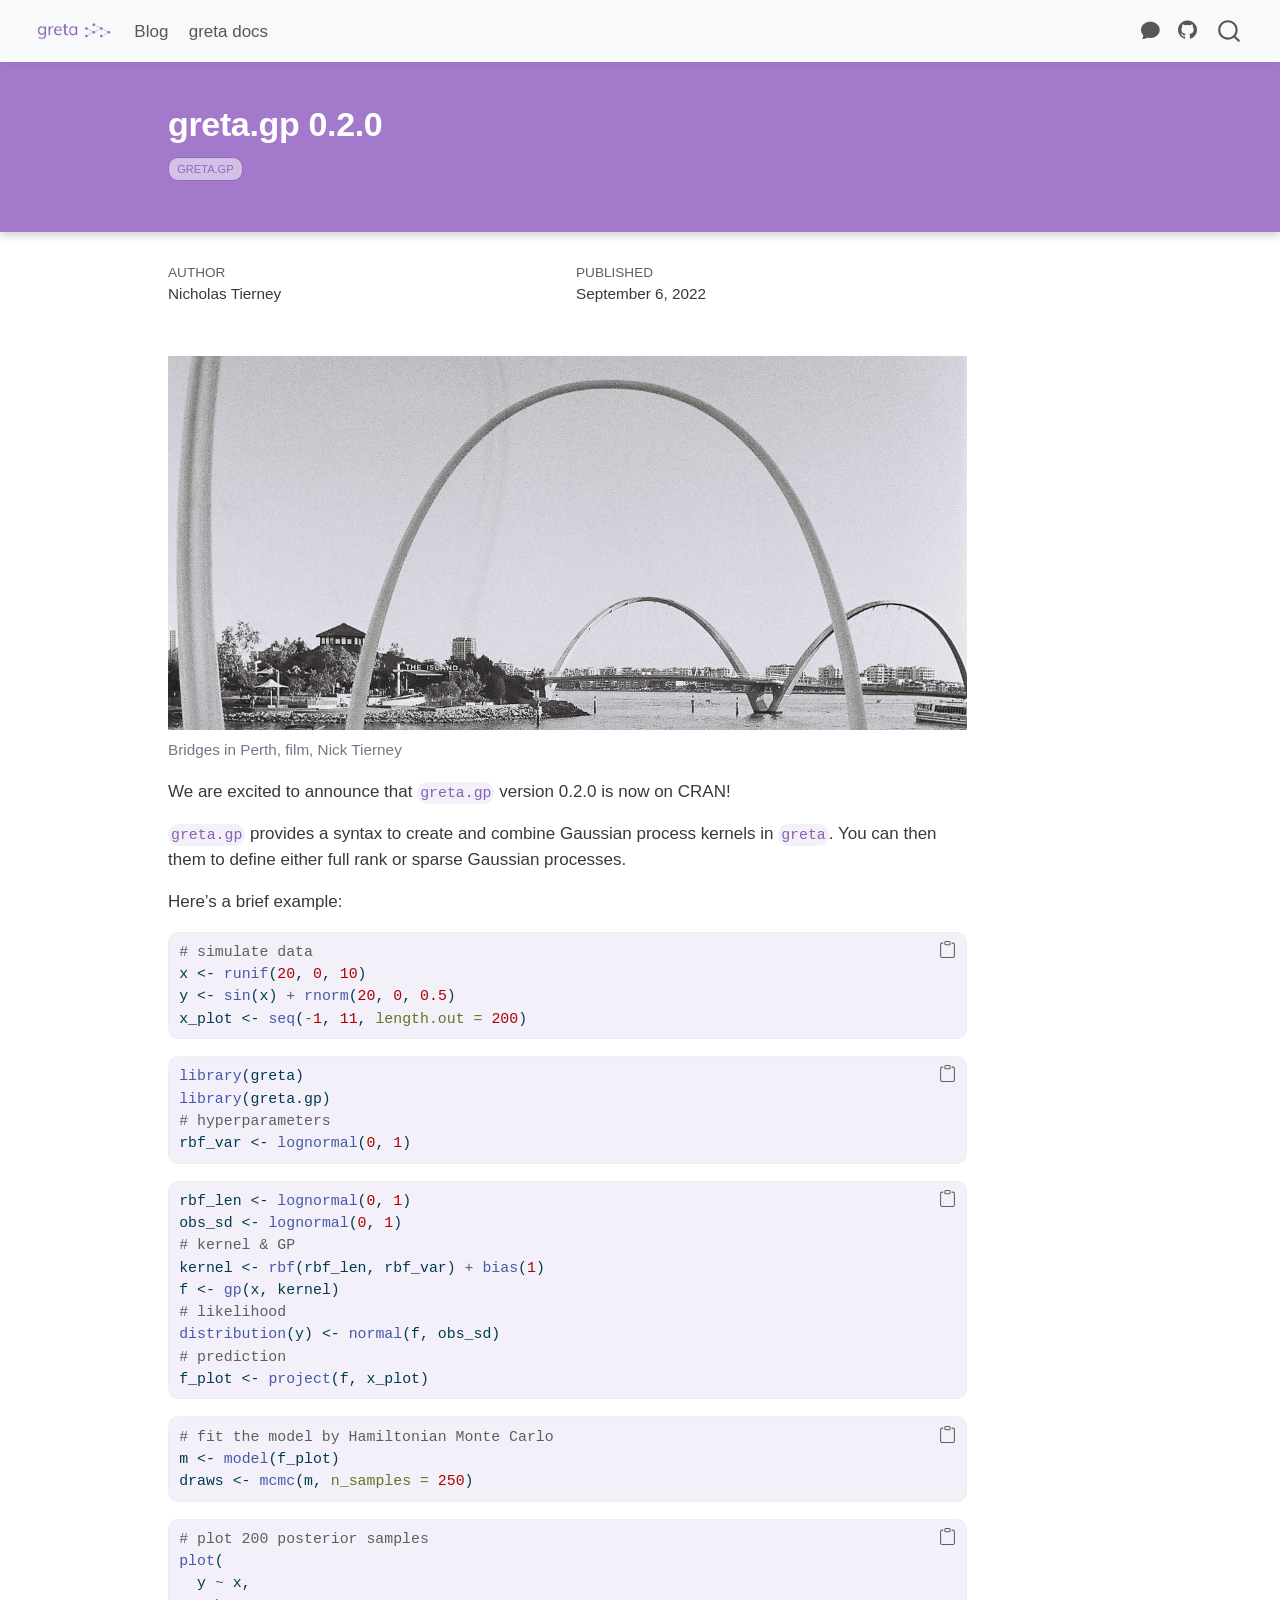
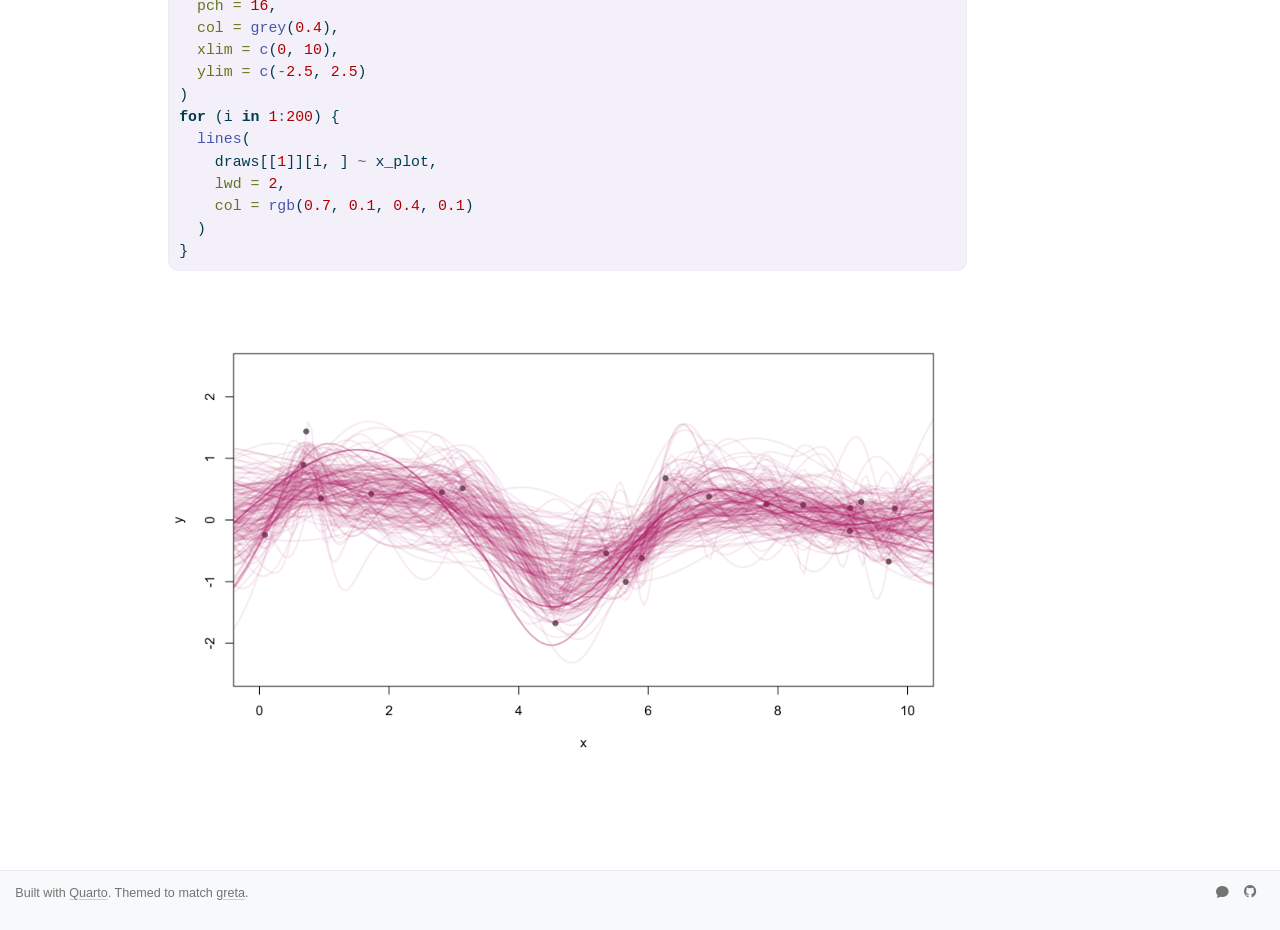
<file: posts/greta-gp-020/index.html>
<!DOCTYPE html>
<html xmlns="http://www.w3.org/1999/xhtml" lang="en" xml:lang="en"><head>

<meta charset="utf-8">
<meta name="generator" content="quarto-1.10.18">

<meta name="viewport" content="width=device-width, initial-scale=1.0, user-scalable=yes">

<meta name="author" content="Nicholas Tierney">
<meta name="dcterms.date" content="2022-09-06">

<title>greta.gp 0.2.0 – greta blog</title>
<style>
/* Default styles provided by pandoc.
** See https://pandoc.org/MANUAL.html#variables-for-html for config info.
*/
span.smallcaps{font-variant: small-caps;}
div.columns{display: flex; gap: 1.5em;}
div.column{flex: auto;}
@media screen {
div.columns{gap: min(4vw, 1.5em);}
div.column{overflow-x: auto;}
}
div.hanging-indent{margin-left: 1.5em; text-indent: -1.5em;}
ul.task-list{list-style: none;}
ul.task-list li input[type="checkbox"] {
  width: 0.8em;
  margin: 0 0.8em 0.2em -1em; /* quarto-specific, see https://github.com/quarto-dev/quarto-cli/issues/4556 */ 
  vertical-align: middle;
}
/* CSS for syntax highlighting */
html { -webkit-text-size-adjust: 100%; }
pre > code.sourceCode { white-space: pre; position: relative; }
pre > code.sourceCode > span { display: inline-block; line-height: 1.25; }
pre > code.sourceCode > span:empty { height: 1.2em; }
.sourceCode { overflow: visible; }
code.sourceCode > span { color: inherit; text-decoration: inherit; }
div.sourceCode { margin: 1em 0; }
pre.sourceCode { margin: 0; }
@media screen {
div.sourceCode { overflow: auto; }
}
@media print {
pre > code.sourceCode { white-space: pre-wrap; }
pre > code.sourceCode > span { text-indent: -5em; padding-left: 5em; }
}
pre.numberSource code
  { counter-reset: source-line 0; }
pre.numberSource code > span
  { position: relative; left: -4em; counter-increment: source-line; }
pre.numberSource code > span > a:first-child::before
  { content: counter(source-line);
    position: relative; left: -1em; text-align: right; vertical-align: baseline;
    border: none; display: inline-block;
    -webkit-touch-callout: none; -webkit-user-select: none;
    -khtml-user-select: none; -moz-user-select: none;
    -ms-user-select: none; user-select: none;
    padding: 0 4px; width: 4em;
  }
pre.numberSource { margin-left: 3em;  padding-left: 4px; }
div.sourceCode
  {   }
@media screen {
pre > code.sourceCode > span > a:first-child::before { text-decoration: underline; }
}
</style>


<script src="../../site_libs/quarto-nav/quarto-nav.js"></script>
<script src="../../site_libs/quarto-nav/headroom.min.js"></script>
<script src="../../site_libs/clipboard/clipboard.min.js"></script>
<script src="../../site_libs/quarto-search/autocomplete.umd.js"></script>
<script src="../../site_libs/quarto-search/fuse.min.js"></script>
<script src="../../site_libs/quarto-search/quarto-search.js"></script>
<meta name="quarto:offset" content="../../">
<link href="../../images/greta-hex.png" rel="icon" type="image/png">
<script src="../../site_libs/quarto-html/quarto.js" type="module"></script>
<script src="../../site_libs/quarto-html/tabsets/tabsets.js" type="module"></script>
<script src="../../site_libs/quarto-html/popper.min.js"></script>
<script src="../../site_libs/quarto-html/tippy.umd.min.js"></script>
<script src="../../site_libs/quarto-html/anchor.min.js"></script>
<link href="../../site_libs/quarto-html/tippy.css" rel="stylesheet">
<link href="../../site_libs/quarto-html/quarto-syntax-highlighting-5d5702de87bdbcbe57524edf872754df.css" rel="stylesheet" id="quarto-text-highlighting-styles">
<script src="../../site_libs/bootstrap/bootstrap.min.js"></script>
<link href="../../site_libs/bootstrap/bootstrap-icons.css" rel="stylesheet">
<link href="../../site_libs/bootstrap/bootstrap-e3390b6693a2731bf4dd96d613e31a00.min.css" rel="stylesheet" append-hash="true" id="quarto-bootstrap" data-mode="light">
<script id="quarto-search-options" type="application/json">{
  "location": "navbar",
  "copy-button": false,
  "collapse-after": 3,
  "panel-placement": "end",
  "type": "overlay",
  "limit": 50,
  "keyboard-shortcut": [
    "f",
    "/",
    "s"
  ],
  "show-item-context": false,
  "language": {
    "search-no-results-text": "No results",
    "search-matching-documents-text": "matching documents",
    "search-copy-link-title": "Copy link to search",
    "search-hide-matches-text": "Hide additional matches",
    "search-more-match-text": "more match in this document",
    "search-more-matches-text": "more matches in this document",
    "search-clear-button-title": "Clear",
    "search-text-placeholder": "",
    "search-detached-cancel-button-title": "Cancel",
    "search-submit-button-title": "Submit",
    "search-label": "Search"
  }
}</script>
<style>

      .quarto-title-block .quarto-title-banner h1,
      .quarto-title-block .quarto-title-banner h2,
      .quarto-title-block .quarto-title-banner h3,
      .quarto-title-block .quarto-title-banner h4,
      .quarto-title-block .quarto-title-banner h5,
      .quarto-title-block .quarto-title-banner h6
      {
        color: #ffffff;
      }

      .quarto-title-block .quarto-title-banner {
        color: #ffffff;
background: #a379cc;
      }
</style>


<meta property="og:title" content="greta.gp 0.2.0 – greta blog">
<meta property="og:description" content="News, releases, and stories from the greta project — statistical modelling in R.">
<meta property="og:image" content="https://greta-dev.github.io/greta.blog/posts/greta-gp-020/bw-film-gp.jpg">
<meta property="og:site_name" content="greta blog">
</head>

<body class="nav-fixed quarto-light">

<div id="quarto-search-results"></div>
  <header id="quarto-header" class="headroom fixed-top quarto-banner">
    <nav class="navbar navbar-expand-lg " data-bs-theme="dark">
      <div class="navbar-container container-fluid">
      <div class="navbar-brand-container mx-auto">
    <a href="../../index.html" class="navbar-brand navbar-brand-logo">
    <img src="../../images/greta-wordmark.png" alt="greta" class="navbar-logo light-content">
    <img src="../../images/greta-wordmark.png" alt="greta" class="navbar-logo dark-content">
    </a>
  </div>
            <div id="quarto-search" class="" title="Search"></div>
          <button class="navbar-toggler" type="button" data-bs-toggle="collapse" data-bs-target="#navbarCollapse" aria-controls="navbarCollapse" role="menu" aria-expanded="false" aria-label="Toggle navigation" onclick="if (window.quartoToggleHeadroom) { window.quartoToggleHeadroom(); }">
  <span class="navbar-toggler-icon"></span>
</button>
          <div class="collapse navbar-collapse" id="navbarCollapse">
            <ul class="navbar-nav navbar-nav-scroll me-auto">
  <li class="nav-item">
    <a class="nav-link" href="../../index.html"> 
<span class="menu-text">Blog</span></a>
  </li>  
  <li class="nav-item">
    <a class="nav-link" href="https://greta-dev.github.io/greta/"> 
<span class="menu-text">greta docs</span></a>
  </li>  
</ul>
            <ul class="navbar-nav navbar-nav-scroll ms-auto">
  <li class="nav-item compact">
    <a class="nav-link" href="https://forum.greta-stats.org/"> <i class="bi bi-chat-fill" role="img" aria-label="greta community forum">
</i> 
<span class="menu-text"></span></a>
  </li>  
  <li class="nav-item compact">
    <a class="nav-link" href="https://github.com/greta-dev"> <i class="bi bi-github" role="img" aria-label="greta on GitHub">
</i> 
<span class="menu-text"></span></a>
  </li>  
</ul>
          </div> <!-- /navcollapse -->
            <div class="quarto-navbar-tools">
</div>
      </div> <!-- /container-fluid -->
    </nav>
</header>
<!-- content -->
<header id="title-block-header" class="quarto-title-block default page-columns page-full">
  <div class="quarto-title-banner page-columns page-full">
    <div class="quarto-title column-body">
      <h1 class="title">greta.gp 0.2.0</h1>
                                <div class="quarto-categories">
                <div class="quarto-category">greta.gp</div>
              </div>
                  </div>
  </div>
    
  
  <div class="quarto-title-meta">

      <div>
      <div class="quarto-title-meta-heading">Author</div>
      <div class="quarto-title-meta-contents">
               <p>Nicholas Tierney </p>
            </div>
    </div>
      
      <div>
      <div class="quarto-title-meta-heading">Published</div>
      <div class="quarto-title-meta-contents">
        <p class="date">September 6, 2022</p>
      </div>
    </div>
    
      
    </div>
    
  
  </header><div id="quarto-content" class="quarto-container page-columns page-rows-contents page-layout-article page-navbar">
<!-- sidebar -->
<!-- margin-sidebar -->
    <div id="quarto-margin-sidebar" class="sidebar margin-sidebar zindex-bottom">
        
    </div>
<!-- main -->
<main class="content quarto-banner-title-block" id="quarto-document-content">





<div class="quarto-figure quarto-figure-center">
<figure class="figure">
<p><img src="bw-film-gp.jpg" class="img-fluid figure-img" alt="Parabolic curving bridges in Perth, Australia"></p>
<figcaption>Bridges in Perth, film, Nick Tierney</figcaption>
</figure>
</div>
<p>We are excited to announce that <code>greta.gp</code> version 0.2.0 is now on CRAN!</p>
<p><code>greta.gp</code> provides a syntax to create and combine Gaussian process kernels in <code>greta</code>. You can then them to define either full rank or sparse Gaussian processes.</p>
<p>Here’s a brief example:</p>
<div class="cell">
<div class="code-copy-outer-scaffold"><div class="sourceCode cell-code" id="cb1"><pre class="sourceCode r code-with-copy"><code class="sourceCode r"><span id="cb1-1"><a href="#cb1-1" aria-hidden="true" tabindex="-1"></a><span class="co"># simulate data</span></span>
<span id="cb1-2"><a href="#cb1-2" aria-hidden="true" tabindex="-1"></a>x <span class="ot">&lt;-</span> <span class="fu">runif</span>(<span class="dv">20</span>, <span class="dv">0</span>, <span class="dv">10</span>)</span>
<span id="cb1-3"><a href="#cb1-3" aria-hidden="true" tabindex="-1"></a>y <span class="ot">&lt;-</span> <span class="fu">sin</span>(x) <span class="sc">+</span> <span class="fu">rnorm</span>(<span class="dv">20</span>, <span class="dv">0</span>, <span class="fl">0.5</span>)</span>
<span id="cb1-4"><a href="#cb1-4" aria-hidden="true" tabindex="-1"></a>x_plot <span class="ot">&lt;-</span> <span class="fu">seq</span>(<span class="sc">-</span><span class="dv">1</span>, <span class="dv">11</span>, <span class="at">length.out =</span> <span class="dv">200</span>)</span></code></pre></div><button title="Copy to Clipboard" class="code-copy-button"><i class="bi"></i></button></div>
</div>
<div class="cell">
<div class="code-copy-outer-scaffold"><div class="sourceCode cell-code" id="cb2"><pre class="sourceCode r code-with-copy"><code class="sourceCode r"><span id="cb2-1"><a href="#cb2-1" aria-hidden="true" tabindex="-1"></a><span class="fu">library</span>(greta)</span>
<span id="cb2-2"><a href="#cb2-2" aria-hidden="true" tabindex="-1"></a><span class="fu">library</span>(greta.gp)</span>
<span id="cb2-3"><a href="#cb2-3" aria-hidden="true" tabindex="-1"></a><span class="co"># hyperparameters</span></span>
<span id="cb2-4"><a href="#cb2-4" aria-hidden="true" tabindex="-1"></a>rbf_var <span class="ot">&lt;-</span> <span class="fu">lognormal</span>(<span class="dv">0</span>, <span class="dv">1</span>)</span></code></pre></div><button title="Copy to Clipboard" class="code-copy-button"><i class="bi"></i></button></div>
<div class="code-copy-outer-scaffold"><div class="sourceCode cell-code" id="cb3"><pre class="sourceCode r code-with-copy"><code class="sourceCode r"><span id="cb3-1"><a href="#cb3-1" aria-hidden="true" tabindex="-1"></a>rbf_len <span class="ot">&lt;-</span> <span class="fu">lognormal</span>(<span class="dv">0</span>, <span class="dv">1</span>)</span>
<span id="cb3-2"><a href="#cb3-2" aria-hidden="true" tabindex="-1"></a>obs_sd <span class="ot">&lt;-</span> <span class="fu">lognormal</span>(<span class="dv">0</span>, <span class="dv">1</span>)</span>
<span id="cb3-3"><a href="#cb3-3" aria-hidden="true" tabindex="-1"></a><span class="co"># kernel &amp; GP</span></span>
<span id="cb3-4"><a href="#cb3-4" aria-hidden="true" tabindex="-1"></a>kernel <span class="ot">&lt;-</span> <span class="fu">rbf</span>(rbf_len, rbf_var) <span class="sc">+</span> <span class="fu">bias</span>(<span class="dv">1</span>)</span>
<span id="cb3-5"><a href="#cb3-5" aria-hidden="true" tabindex="-1"></a>f <span class="ot">&lt;-</span> <span class="fu">gp</span>(x, kernel)</span>
<span id="cb3-6"><a href="#cb3-6" aria-hidden="true" tabindex="-1"></a><span class="co"># likelihood</span></span>
<span id="cb3-7"><a href="#cb3-7" aria-hidden="true" tabindex="-1"></a><span class="fu">distribution</span>(y) <span class="ot">&lt;-</span> <span class="fu">normal</span>(f, obs_sd)</span>
<span id="cb3-8"><a href="#cb3-8" aria-hidden="true" tabindex="-1"></a><span class="co"># prediction</span></span>
<span id="cb3-9"><a href="#cb3-9" aria-hidden="true" tabindex="-1"></a>f_plot <span class="ot">&lt;-</span> <span class="fu">project</span>(f, x_plot)</span></code></pre></div><button title="Copy to Clipboard" class="code-copy-button"><i class="bi"></i></button></div>
</div>
<div class="cell">
<div class="code-copy-outer-scaffold"><div class="sourceCode cell-code" id="cb4"><pre class="sourceCode r code-with-copy"><code class="sourceCode r"><span id="cb4-1"><a href="#cb4-1" aria-hidden="true" tabindex="-1"></a><span class="co"># fit the model by Hamiltonian Monte Carlo</span></span>
<span id="cb4-2"><a href="#cb4-2" aria-hidden="true" tabindex="-1"></a>m <span class="ot">&lt;-</span> <span class="fu">model</span>(f_plot)</span>
<span id="cb4-3"><a href="#cb4-3" aria-hidden="true" tabindex="-1"></a>draws <span class="ot">&lt;-</span> <span class="fu">mcmc</span>(m, <span class="at">n_samples =</span> <span class="dv">250</span>)</span></code></pre></div><button title="Copy to Clipboard" class="code-copy-button"><i class="bi"></i></button></div>
</div>
<div class="cell">
<div class="code-copy-outer-scaffold"><div class="sourceCode cell-code" id="cb5"><pre class="sourceCode r code-with-copy"><code class="sourceCode r"><span id="cb5-1"><a href="#cb5-1" aria-hidden="true" tabindex="-1"></a><span class="co"># plot 200 posterior samples</span></span>
<span id="cb5-2"><a href="#cb5-2" aria-hidden="true" tabindex="-1"></a><span class="fu">plot</span>(</span>
<span id="cb5-3"><a href="#cb5-3" aria-hidden="true" tabindex="-1"></a>  y <span class="sc">~</span> x,</span>
<span id="cb5-4"><a href="#cb5-4" aria-hidden="true" tabindex="-1"></a>  <span class="at">pch =</span> <span class="dv">16</span>,</span>
<span id="cb5-5"><a href="#cb5-5" aria-hidden="true" tabindex="-1"></a>  <span class="at">col =</span> <span class="fu">grey</span>(<span class="fl">0.4</span>),</span>
<span id="cb5-6"><a href="#cb5-6" aria-hidden="true" tabindex="-1"></a>  <span class="at">xlim =</span> <span class="fu">c</span>(<span class="dv">0</span>, <span class="dv">10</span>),</span>
<span id="cb5-7"><a href="#cb5-7" aria-hidden="true" tabindex="-1"></a>  <span class="at">ylim =</span> <span class="fu">c</span>(<span class="sc">-</span><span class="fl">2.5</span>, <span class="fl">2.5</span>)</span>
<span id="cb5-8"><a href="#cb5-8" aria-hidden="true" tabindex="-1"></a>)</span>
<span id="cb5-9"><a href="#cb5-9" aria-hidden="true" tabindex="-1"></a><span class="cf">for</span> (i <span class="cf">in</span> <span class="dv">1</span><span class="sc">:</span><span class="dv">200</span>) {</span>
<span id="cb5-10"><a href="#cb5-10" aria-hidden="true" tabindex="-1"></a>  <span class="fu">lines</span>(</span>
<span id="cb5-11"><a href="#cb5-11" aria-hidden="true" tabindex="-1"></a>    draws[[<span class="dv">1</span>]][i, ] <span class="sc">~</span> x_plot,</span>
<span id="cb5-12"><a href="#cb5-12" aria-hidden="true" tabindex="-1"></a>    <span class="at">lwd =</span> <span class="dv">2</span>,</span>
<span id="cb5-13"><a href="#cb5-13" aria-hidden="true" tabindex="-1"></a>    <span class="at">col =</span> <span class="fu">rgb</span>(<span class="fl">0.7</span>, <span class="fl">0.1</span>, <span class="fl">0.4</span>, <span class="fl">0.1</span>)</span>
<span id="cb5-14"><a href="#cb5-14" aria-hidden="true" tabindex="-1"></a>  )</span>
<span id="cb5-15"><a href="#cb5-15" aria-hidden="true" tabindex="-1"></a>}</span></code></pre></div><button title="Copy to Clipboard" class="code-copy-button"><i class="bi"></i></button></div>
<div class="cell-output-display">
<div>
<figure class="figure">
<p><img src="index_files/figure-html/plotting-1.png" class="img-fluid figure-img" width="2000"></p>
</figure>
</div>
</div>
</div>



</main> <!-- /main -->
<script id="quarto-html-after-body" type="application/javascript">
  window.document.addEventListener("DOMContentLoaded", function (event) {
    const icon = "";
    const anchorJS = new window.AnchorJS();
    anchorJS.options = {
      placement: 'right',
      icon: icon
    };
    anchorJS.add('.anchored');
    const isCodeAnnotation = (el) => {
      for (const clz of el.classList) {
        if (clz.startsWith('code-annotation-')) {                     
          return true;
        }
      }
      return false;
    }
    const onCopySuccess = function(e) {
      // button target
      const button = e.trigger;
      // don't keep focus
      button.blur();
      // flash "checked"
      button.classList.add('code-copy-button-checked');
      var currentTitle = button.getAttribute("title");
      button.setAttribute("title", "Copied!");
      let tooltip;
      if (window.bootstrap) {
        button.setAttribute("data-bs-toggle", "tooltip");
        button.setAttribute("data-bs-placement", "left");
        button.setAttribute("data-bs-title", "Copied!");
        tooltip = new bootstrap.Tooltip(button, 
          { trigger: "manual", 
            customClass: "code-copy-button-tooltip",
            offset: [0, -8]});
        tooltip.show();    
      }
      setTimeout(function() {
        if (tooltip) {
          tooltip.hide();
          button.removeAttribute("data-bs-title");
          button.removeAttribute("data-bs-toggle");
          button.removeAttribute("data-bs-placement");
        }
        button.setAttribute("title", currentTitle);
        button.classList.remove('code-copy-button-checked');
      }, 1000);
      // clear code selection
      e.clearSelection();
    }
    const getTextToCopy = function(trigger) {
      const outerScaffold = trigger.parentElement.cloneNode(true);
      const codeEl = outerScaffold.querySelector('code');
      for (const childEl of codeEl.children) {
        if (isCodeAnnotation(childEl)) {
          childEl.remove();
        }
      }
      return codeEl.innerText;
    }
    const clipboard = new window.ClipboardJS('.code-copy-button:not([data-in-quarto-modal])', {
      text: getTextToCopy
    });
    clipboard.on('success', onCopySuccess);
    if (window.document.getElementById('quarto-embedded-source-code-modal')) {
      const clipboardModal = new window.ClipboardJS('.code-copy-button[data-in-quarto-modal]', {
        text: getTextToCopy,
        container: window.document.getElementById('quarto-embedded-source-code-modal')
      });
      clipboardModal.on('success', onCopySuccess);
    }
      var localhostRegex = new RegExp(/^(?:http|https):\/\/localhost\:?[0-9]*\//);
      var mailtoRegex = new RegExp(/^mailto:/);
        var filterRegex = new RegExp("https:\/\/greta-dev\.github\.io\/greta\.blog\/");
      var isInternal = (href) => {
          return filterRegex.test(href) || localhostRegex.test(href) || mailtoRegex.test(href);
      }
      // Inspect non-navigation links and adorn them if external
     var links = window.document.querySelectorAll('a[href]:not(.nav-link):not(.navbar-brand):not(.toc-action):not(.sidebar-link):not(.sidebar-item-toggle):not(.pagination-link):not(.no-external):not([aria-hidden]):not(.dropdown-item):not(.quarto-navigation-tool):not(.about-link)');
      for (var i=0; i<links.length; i++) {
        const link = links[i];
        if (!isInternal(link.href)) {
          // undo the damage that might have been done by quarto-nav.js in the case of
          // links that we want to consider external
          if (link.dataset.originalHref !== undefined) {
            link.href = link.dataset.originalHref;
          }
        }
      }
    function tippyHover(el, contentFn, onTriggerFn, onUntriggerFn) {
      const config = {
        allowHTML: true,
        maxWidth: 500,
        delay: 100,
        arrow: false,
        appendTo: function(el) {
            return el.parentElement;
        },
        interactive: true,
        interactiveBorder: 10,
        theme: 'quarto',
        placement: 'bottom-start',
      };
      if (contentFn) {
        config.content = contentFn;
      }
      if (onTriggerFn) {
        config.onTrigger = onTriggerFn;
      }
      if (onUntriggerFn) {
        config.onUntrigger = onUntriggerFn;
      }
      window.tippy(el, config); 
    }
    const noterefs = window.document.querySelectorAll('a[role="doc-noteref"]');
    for (var i=0; i<noterefs.length; i++) {
      const ref = noterefs[i];
      tippyHover(ref, function() {
        // use id or data attribute instead here
        let href = ref.getAttribute('data-footnote-href') || ref.getAttribute('href');
        try { href = new URL(href).hash; } catch {}
        const id = href.replace(/^#\/?/, "");
        const note = window.document.getElementById(id);
        if (note) {
          return note.innerHTML;
        } else {
          return "";
        }
      });
    }
    const xrefs = window.document.querySelectorAll('a.quarto-xref');
    const processXRef = (id, note) => {
      // Strip column container classes
      const stripColumnClz = (el) => {
        el.classList.remove("page-full", "page-columns");
        if (el.children) {
          for (const child of el.children) {
            stripColumnClz(child);
          }
        }
      }
      stripColumnClz(note)
      if (id === null || id.startsWith('sec-')) {
        // Special case sections, only their first couple elements
        const container = document.createElement("div");
        if (note.children && note.children.length > 2) {
          container.appendChild(note.children[0].cloneNode(true));
          for (let i = 1; i < note.children.length; i++) {
            const child = note.children[i];
            if (child.tagName === "P" && child.innerText === "") {
              continue;
            } else {
              container.appendChild(child.cloneNode(true));
              break;
            }
          }
          if (window.Quarto?.typesetMath) {
            window.Quarto.typesetMath(container);
          }
          return container.innerHTML
        } else {
          if (window.Quarto?.typesetMath) {
            window.Quarto.typesetMath(note);
          }
          return note.innerHTML;
        }
      } else {
        // Remove any anchor links if they are present
        const anchorLink = note.querySelector('a.anchorjs-link');
        if (anchorLink) {
          anchorLink.remove();
        }
        if (window.Quarto?.typesetMath) {
          window.Quarto.typesetMath(note);
        }
        if (note.classList.contains("callout")) {
          return note.outerHTML;
        } else {
          return note.innerHTML;
        }
      }
    }
    for (var i=0; i<xrefs.length; i++) {
      const xref = xrefs[i];
      tippyHover(xref, undefined, function(instance) {
        instance.disable();
        let url = xref.getAttribute('href');
        let hash = undefined; 
        if (url.startsWith('#')) {
          hash = url;
        } else {
          try { hash = new URL(url).hash; } catch {}
        }
        if (hash) {
          const id = hash.replace(/^#\/?/, "");
          const note = window.document.getElementById(id);
          if (note !== null) {
            try {
              const html = processXRef(id, note.cloneNode(true));
              instance.setContent(html);
            } finally {
              instance.enable();
              instance.show();
            }
          } else {
            // See if we can fetch this
            fetch(url.split('#')[0])
            .then(res => res.text())
            .then(html => {
              const parser = new DOMParser();
              const htmlDoc = parser.parseFromString(html, "text/html");
              const note = htmlDoc.getElementById(id);
              if (note !== null) {
                const html = processXRef(id, note);
                instance.setContent(html);
              } 
            }).finally(() => {
              instance.enable();
              instance.show();
            });
          }
        } else {
          // See if we can fetch a full url (with no hash to target)
          // This is a special case and we should probably do some content thinning / targeting
          fetch(url)
          .then(res => res.text())
          .then(html => {
            const parser = new DOMParser();
            const htmlDoc = parser.parseFromString(html, "text/html");
            const note = htmlDoc.querySelector('main.content');
            if (note !== null) {
              // This should only happen for chapter cross references
              // (since there is no id in the URL)
              // remove the first header
              if (note.children.length > 0 && note.children[0].tagName === "HEADER") {
                note.children[0].remove();
              }
              const html = processXRef(null, note);
              instance.setContent(html);
            } 
          }).finally(() => {
            instance.enable();
            instance.show();
          });
        }
      }, function(instance) {
      });
    }
        let selectedAnnoteEl;
        const selectorForAnnotation = ( cell, annotation) => {
          let cellAttr = 'data-code-cell="' + cell + '"';
          let lineAttr = 'data-code-annotation="' +  annotation + '"';
          const selector = 'span[' + cellAttr + '][' + lineAttr + ']';
          return selector;
        }
        const selectCodeLines = (annoteEl) => {
          const doc = window.document;
          const targetCell = annoteEl.getAttribute("data-target-cell");
          const targetAnnotation = annoteEl.getAttribute("data-target-annotation");
          const annoteSpan = window.document.querySelector(selectorForAnnotation(targetCell, targetAnnotation));
          const lines = annoteSpan.getAttribute("data-code-lines").split(",");
          const lineIds = lines.map((line) => {
            return targetCell + "-" + line;
          })
          let top = null;
          let height = null;
          let parent = null;
          if (lineIds.length > 0) {
              //compute the position of the single el (top and bottom and make a div)
              const el = window.document.getElementById(lineIds[0]);
              top = el.offsetTop;
              height = el.offsetHeight;
              parent = el.parentElement.parentElement;
            if (lineIds.length > 1) {
              const lastEl = window.document.getElementById(lineIds[lineIds.length - 1]);
              const bottom = lastEl.offsetTop + lastEl.offsetHeight;
              height = bottom - top;
            }
            if (top !== null && height !== null && parent !== null) {
              // cook up a div (if necessary) and position it 
              let div = window.document.getElementById("code-annotation-line-highlight");
              if (div === null) {
                div = window.document.createElement("div");
                div.setAttribute("id", "code-annotation-line-highlight");
                div.style.position = 'absolute';
                parent.appendChild(div);
              }
              div.style.top = top - 2 + "px";
              div.style.height = height + 4 + "px";
              div.style.left = 0;
              let gutterDiv = window.document.getElementById("code-annotation-line-highlight-gutter");
              if (gutterDiv === null) {
                gutterDiv = window.document.createElement("div");
                gutterDiv.setAttribute("id", "code-annotation-line-highlight-gutter");
                gutterDiv.style.position = 'absolute';
                const codeCell = window.document.getElementById(targetCell);
                const gutter = codeCell.querySelector('.code-annotation-gutter');
                gutter.appendChild(gutterDiv);
              }
              gutterDiv.style.top = top - 2 + "px";
              gutterDiv.style.height = height + 4 + "px";
            }
            selectedAnnoteEl = annoteEl;
          }
        };
        const unselectCodeLines = () => {
          const elementsIds = ["code-annotation-line-highlight", "code-annotation-line-highlight-gutter"];
          elementsIds.forEach((elId) => {
            const div = window.document.getElementById(elId);
            if (div) {
              div.remove();
            }
          });
          selectedAnnoteEl = undefined;
        };
          // Handle positioning of the toggle
      window.addEventListener(
        "resize",
        throttle(() => {
          elRect = undefined;
          if (selectedAnnoteEl) {
            selectCodeLines(selectedAnnoteEl);
          }
        }, 10)
      );
      function throttle(fn, ms) {
      let throttle = false;
      let timer;
        return (...args) => {
          if(!throttle) { // first call gets through
              fn.apply(this, args);
              throttle = true;
          } else { // all the others get throttled
              if(timer) clearTimeout(timer); // cancel #2
              timer = setTimeout(() => {
                fn.apply(this, args);
                timer = throttle = false;
              }, ms);
          }
        };
      }
        // Attach click handler to the DT
        const annoteDls = window.document.querySelectorAll('dt[data-target-cell]');
        for (const annoteDlNode of annoteDls) {
          annoteDlNode.addEventListener('click', (event) => {
            const clickedEl = event.target;
            if (clickedEl !== selectedAnnoteEl) {
              unselectCodeLines();
              const activeEl = window.document.querySelector('dt[data-target-cell].code-annotation-active');
              if (activeEl) {
                activeEl.classList.remove('code-annotation-active');
              }
              selectCodeLines(clickedEl);
              clickedEl.classList.add('code-annotation-active');
            } else {
              // Unselect the line
              unselectCodeLines();
              clickedEl.classList.remove('code-annotation-active');
            }
          });
        }
    const findCites = (el) => {
      const parentEl = el.parentElement;
      if (parentEl) {
        const cites = parentEl.dataset.cites;
        if (cites) {
          return {
            el,
            cites: cites.split(' ')
          };
        } else {
          return findCites(el.parentElement)
        }
      } else {
        return undefined;
      }
    };
    var bibliorefs = window.document.querySelectorAll('a[role="doc-biblioref"]');
    for (var i=0; i<bibliorefs.length; i++) {
      const ref = bibliorefs[i];
      const citeInfo = findCites(ref);
      if (citeInfo) {
        tippyHover(citeInfo.el, function() {
          var popup = window.document.createElement('div');
          citeInfo.cites.forEach(function(cite) {
            var citeDiv = window.document.createElement('div');
            citeDiv.classList.add('hanging-indent');
            citeDiv.classList.add('csl-entry');
            var biblioDiv = window.document.getElementById('ref-' + cite);
            if (biblioDiv) {
              citeDiv.innerHTML = biblioDiv.innerHTML;
            }
            popup.appendChild(citeDiv);
          });
          return popup.innerHTML;
        });
      }
    }
  });
  </script>
</div> <!-- /content -->
<footer class="footer">
  <div class="nav-footer">
    <div class="nav-footer-left">
<p>Built with <a href="https://quarto.org">Quarto</a>. Themed to match <a href="https://greta-dev.github.io/greta/">greta</a>.</p>
</div>   
    <div class="nav-footer-center">
      &nbsp;
    </div>
    <div class="nav-footer-right">
      <ul class="footer-items list-unstyled">
    <li class="nav-item compact">
    <a class="nav-link" href="https://forum.greta-stats.org/">
      <i class="bi bi-chat-fill" role="img" aria-label="greta community forum">
</i> 
    </a>
  </li>  
    <li class="nav-item compact">
    <a class="nav-link" href="https://github.com/greta-dev">
      <i class="bi bi-github" role="img" aria-label="greta on GitHub">
</i> 
    </a>
  </li>  
</ul>
    </div>
  </div>
</footer>




</body></html>
</file>
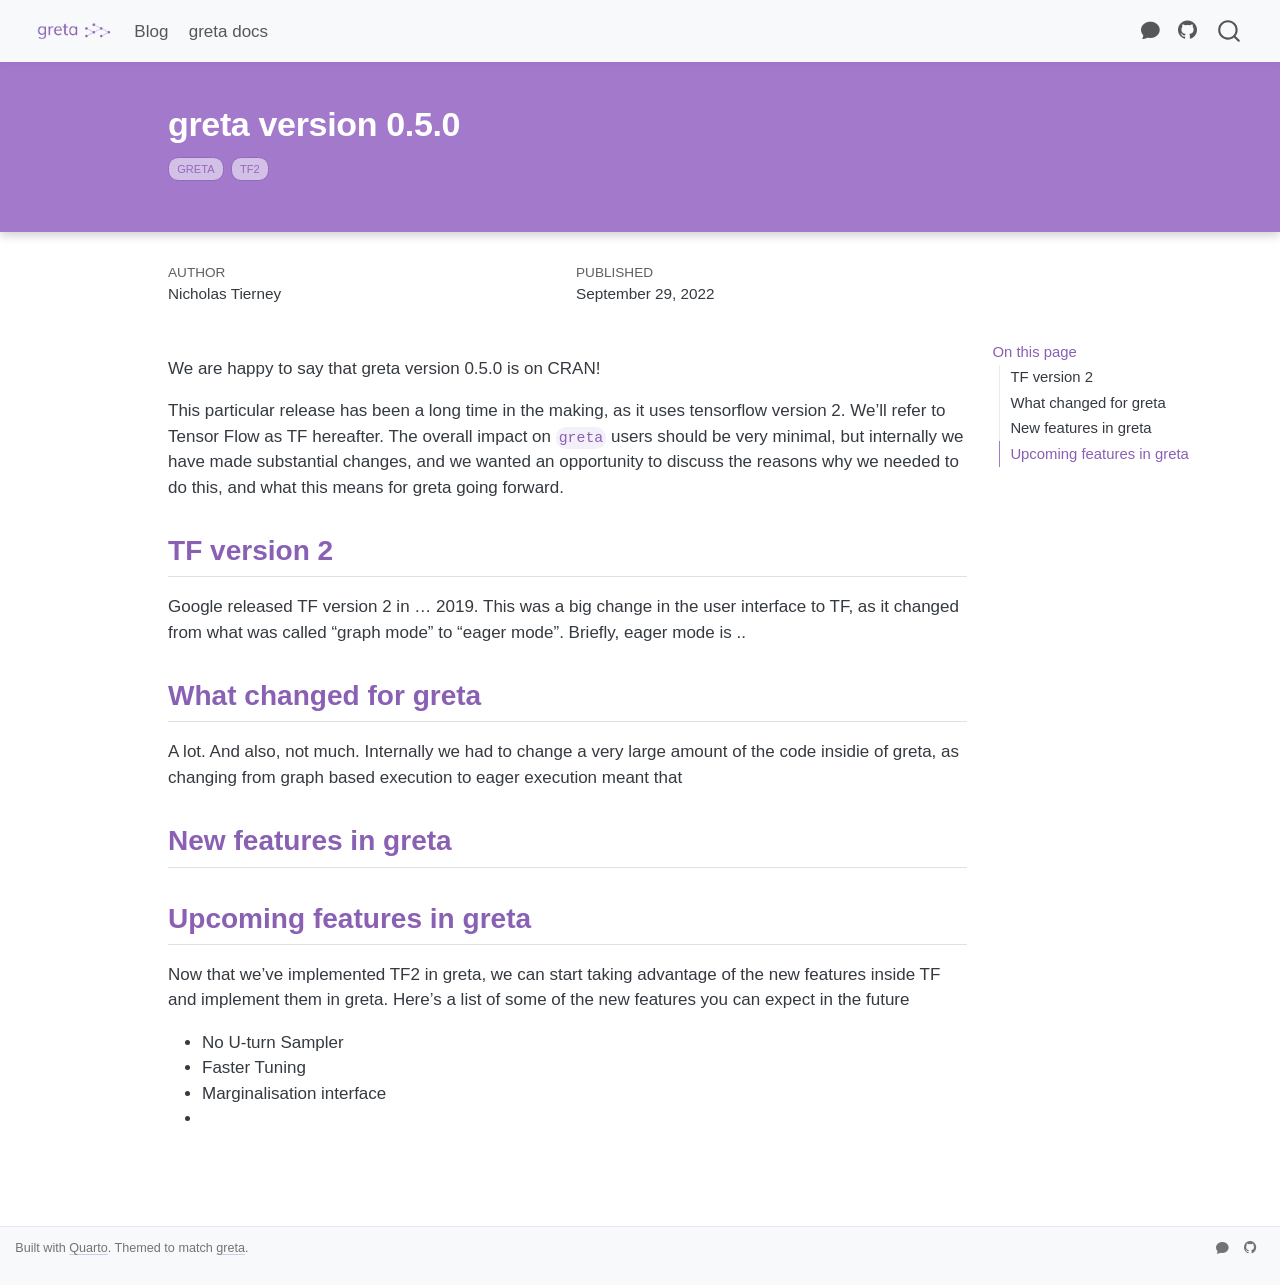
<file: posts/greta-tf-2/index.html>
<!DOCTYPE html>
<html xmlns="http://www.w3.org/1999/xhtml" lang="en" xml:lang="en"><head>

<meta charset="utf-8">
<meta name="generator" content="quarto-1.10.18">

<meta name="viewport" content="width=device-width, initial-scale=1.0, user-scalable=yes">

<meta name="author" content="Nicholas Tierney">
<meta name="dcterms.date" content="2022-09-29">

<title>greta version 0.5.0 – greta blog</title>
<style>
/* Default styles provided by pandoc.
** See https://pandoc.org/MANUAL.html#variables-for-html for config info.
*/
span.smallcaps{font-variant: small-caps;}
div.columns{display: flex; gap: 1.5em;}
div.column{flex: auto;}
@media screen {
div.columns{gap: min(4vw, 1.5em);}
div.column{overflow-x: auto;}
}
div.hanging-indent{margin-left: 1.5em; text-indent: -1.5em;}
ul.task-list{list-style: none;}
ul.task-list li input[type="checkbox"] {
  width: 0.8em;
  margin: 0 0.8em 0.2em -1em; /* quarto-specific, see https://github.com/quarto-dev/quarto-cli/issues/4556 */ 
  vertical-align: middle;
}
</style>


<script src="../../site_libs/quarto-nav/quarto-nav.js"></script>
<script src="../../site_libs/quarto-nav/headroom.min.js"></script>
<script src="../../site_libs/clipboard/clipboard.min.js"></script>
<script src="../../site_libs/quarto-search/autocomplete.umd.js"></script>
<script src="../../site_libs/quarto-search/fuse.min.js"></script>
<script src="../../site_libs/quarto-search/quarto-search.js"></script>
<meta name="quarto:offset" content="../../">
<link href="../../images/greta-hex.png" rel="icon" type="image/png">
<script src="../../site_libs/quarto-html/quarto.js" type="module"></script>
<script src="../../site_libs/quarto-html/tabsets/tabsets.js" type="module"></script>
<script src="../../site_libs/quarto-html/popper.min.js"></script>
<script src="../../site_libs/quarto-html/tippy.umd.min.js"></script>
<script src="../../site_libs/quarto-html/anchor.min.js"></script>
<link href="../../site_libs/quarto-html/tippy.css" rel="stylesheet">
<link href="../../site_libs/quarto-html/quarto-syntax-highlighting-5d5702de87bdbcbe57524edf872754df.css" rel="stylesheet" id="quarto-text-highlighting-styles">
<script src="../../site_libs/bootstrap/bootstrap.min.js"></script>
<link href="../../site_libs/bootstrap/bootstrap-icons.css" rel="stylesheet">
<link href="../../site_libs/bootstrap/bootstrap-e3390b6693a2731bf4dd96d613e31a00.min.css" rel="stylesheet" append-hash="true" id="quarto-bootstrap" data-mode="light">
<script id="quarto-search-options" type="application/json">{
  "location": "navbar",
  "copy-button": false,
  "collapse-after": 3,
  "panel-placement": "end",
  "type": "overlay",
  "limit": 50,
  "keyboard-shortcut": [
    "f",
    "/",
    "s"
  ],
  "show-item-context": false,
  "language": {
    "search-no-results-text": "No results",
    "search-matching-documents-text": "matching documents",
    "search-copy-link-title": "Copy link to search",
    "search-hide-matches-text": "Hide additional matches",
    "search-more-match-text": "more match in this document",
    "search-more-matches-text": "more matches in this document",
    "search-clear-button-title": "Clear",
    "search-text-placeholder": "",
    "search-detached-cancel-button-title": "Cancel",
    "search-submit-button-title": "Submit",
    "search-label": "Search"
  }
}</script>
<style>

      .quarto-title-block .quarto-title-banner h1,
      .quarto-title-block .quarto-title-banner h2,
      .quarto-title-block .quarto-title-banner h3,
      .quarto-title-block .quarto-title-banner h4,
      .quarto-title-block .quarto-title-banner h5,
      .quarto-title-block .quarto-title-banner h6
      {
        color: #ffffff;
      }

      .quarto-title-block .quarto-title-banner {
        color: #ffffff;
background: #a379cc;
      }
</style>


<meta property="og:title" content="greta version 0.5.0 – greta blog">
<meta property="og:description" content="News, releases, and stories from the greta project — statistical modelling in R.">
<meta property="og:site_name" content="greta blog">
</head>

<body class="nav-fixed quarto-light">

<div id="quarto-search-results"></div>
  <header id="quarto-header" class="headroom fixed-top quarto-banner">
    <nav class="navbar navbar-expand-lg " data-bs-theme="dark">
      <div class="navbar-container container-fluid">
      <div class="navbar-brand-container mx-auto">
    <a href="../../index.html" class="navbar-brand navbar-brand-logo">
    <img src="../../images/greta-wordmark.png" alt="greta" class="navbar-logo light-content">
    <img src="../../images/greta-wordmark.png" alt="greta" class="navbar-logo dark-content">
    </a>
  </div>
            <div id="quarto-search" class="" title="Search"></div>
          <button class="navbar-toggler" type="button" data-bs-toggle="collapse" data-bs-target="#navbarCollapse" aria-controls="navbarCollapse" role="menu" aria-expanded="false" aria-label="Toggle navigation" onclick="if (window.quartoToggleHeadroom) { window.quartoToggleHeadroom(); }">
  <span class="navbar-toggler-icon"></span>
</button>
          <div class="collapse navbar-collapse" id="navbarCollapse">
            <ul class="navbar-nav navbar-nav-scroll me-auto">
  <li class="nav-item">
    <a class="nav-link" href="../../index.html"> 
<span class="menu-text">Blog</span></a>
  </li>  
  <li class="nav-item">
    <a class="nav-link" href="https://greta-dev.github.io/greta/"> 
<span class="menu-text">greta docs</span></a>
  </li>  
</ul>
            <ul class="navbar-nav navbar-nav-scroll ms-auto">
  <li class="nav-item compact">
    <a class="nav-link" href="https://forum.greta-stats.org/"> <i class="bi bi-chat-fill" role="img" aria-label="greta community forum">
</i> 
<span class="menu-text"></span></a>
  </li>  
  <li class="nav-item compact">
    <a class="nav-link" href="https://github.com/greta-dev"> <i class="bi bi-github" role="img" aria-label="greta on GitHub">
</i> 
<span class="menu-text"></span></a>
  </li>  
</ul>
          </div> <!-- /navcollapse -->
            <div class="quarto-navbar-tools">
</div>
      </div> <!-- /container-fluid -->
    </nav>
</header>
<!-- content -->
<header id="title-block-header" class="quarto-title-block default page-columns page-full">
  <div class="quarto-title-banner page-columns page-full">
    <div class="quarto-title column-body">
      <h1 class="title">greta version 0.5.0</h1>
                                <div class="quarto-categories">
                <div class="quarto-category">greta</div>
                <div class="quarto-category">tf2</div>
              </div>
                  </div>
  </div>
    
  
  <div class="quarto-title-meta">

      <div>
      <div class="quarto-title-meta-heading">Author</div>
      <div class="quarto-title-meta-contents">
               <p>Nicholas Tierney </p>
            </div>
    </div>
      
      <div>
      <div class="quarto-title-meta-heading">Published</div>
      <div class="quarto-title-meta-contents">
        <p class="date">September 29, 2022</p>
      </div>
    </div>
    
      
    </div>
    
  
  </header><div id="quarto-content" class="quarto-container page-columns page-rows-contents page-layout-article page-navbar">
<!-- sidebar -->
<!-- margin-sidebar -->
    <div id="quarto-margin-sidebar" class="sidebar margin-sidebar">
        <nav id="TOC" role="doc-toc" class="toc-active">
    <h2 id="toc-title">On this page</h2>
   
  <ul>
  <li><a href="#tf-version-2" id="toc-tf-version-2" class="nav-link active" data-scroll-target="#tf-version-2">TF version 2</a></li>
  <li><a href="#what-changed-for-greta" id="toc-what-changed-for-greta" class="nav-link" data-scroll-target="#what-changed-for-greta">What changed for greta</a></li>
  <li><a href="#new-features-in-greta" id="toc-new-features-in-greta" class="nav-link" data-scroll-target="#new-features-in-greta">New features in greta</a></li>
  <li><a href="#upcoming-features-in-greta" id="toc-upcoming-features-in-greta" class="nav-link" data-scroll-target="#upcoming-features-in-greta">Upcoming features in greta</a></li>
  </ul>
</nav>
    </div>
<!-- main -->
<main class="content quarto-banner-title-block" id="quarto-document-content">





<p>We are happy to say that greta version 0.5.0 is on CRAN!</p>
<p>This particular release has been a long time in the making, as it uses tensorflow version 2. We’ll refer to Tensor Flow as TF hereafter. The overall impact on <code>greta</code> users should be very minimal, but internally we have made substantial changes, and we wanted an opportunity to discuss the reasons why we needed to do this, and what this means for greta going forward.</p>
<section id="tf-version-2" class="level2">
<h2 class="anchored" data-anchor-id="tf-version-2">TF version 2</h2>
<p>Google released TF version 2 in … 2019. This was a big change in the user interface to TF, as it changed from what was called “graph mode” to “eager mode”. Briefly, eager mode is ..</p>
</section>
<section id="what-changed-for-greta" class="level2">
<h2 class="anchored" data-anchor-id="what-changed-for-greta">What changed for greta</h2>
<p>A lot. And also, not much. Internally we had to change a very large amount of the code insidie of greta, as changing from graph based execution to eager execution meant that</p>
</section>
<section id="new-features-in-greta" class="level2">
<h2 class="anchored" data-anchor-id="new-features-in-greta">New features in greta</h2>
</section>
<section id="upcoming-features-in-greta" class="level2">
<h2 class="anchored" data-anchor-id="upcoming-features-in-greta">Upcoming features in greta</h2>
<p>Now that we’ve implemented TF2 in greta, we can start taking advantage of the new features inside TF and implement them in greta. Here’s a list of some of the new features you can expect in the future</p>
<ul>
<li>No U-turn Sampler</li>
<li>Faster Tuning</li>
<li>Marginalisation interface</li>
<li></li>
</ul>


</section>

</main> <!-- /main -->
<script id="quarto-html-after-body" type="application/javascript">
  window.document.addEventListener("DOMContentLoaded", function (event) {
    const icon = "";
    const anchorJS = new window.AnchorJS();
    anchorJS.options = {
      placement: 'right',
      icon: icon
    };
    anchorJS.add('.anchored');
    const isCodeAnnotation = (el) => {
      for (const clz of el.classList) {
        if (clz.startsWith('code-annotation-')) {                     
          return true;
        }
      }
      return false;
    }
    const onCopySuccess = function(e) {
      // button target
      const button = e.trigger;
      // don't keep focus
      button.blur();
      // flash "checked"
      button.classList.add('code-copy-button-checked');
      var currentTitle = button.getAttribute("title");
      button.setAttribute("title", "Copied!");
      let tooltip;
      if (window.bootstrap) {
        button.setAttribute("data-bs-toggle", "tooltip");
        button.setAttribute("data-bs-placement", "left");
        button.setAttribute("data-bs-title", "Copied!");
        tooltip = new bootstrap.Tooltip(button, 
          { trigger: "manual", 
            customClass: "code-copy-button-tooltip",
            offset: [0, -8]});
        tooltip.show();    
      }
      setTimeout(function() {
        if (tooltip) {
          tooltip.hide();
          button.removeAttribute("data-bs-title");
          button.removeAttribute("data-bs-toggle");
          button.removeAttribute("data-bs-placement");
        }
        button.setAttribute("title", currentTitle);
        button.classList.remove('code-copy-button-checked');
      }, 1000);
      // clear code selection
      e.clearSelection();
    }
    const getTextToCopy = function(trigger) {
      const outerScaffold = trigger.parentElement.cloneNode(true);
      const codeEl = outerScaffold.querySelector('code');
      for (const childEl of codeEl.children) {
        if (isCodeAnnotation(childEl)) {
          childEl.remove();
        }
      }
      return codeEl.innerText;
    }
    const clipboard = new window.ClipboardJS('.code-copy-button:not([data-in-quarto-modal])', {
      text: getTextToCopy
    });
    clipboard.on('success', onCopySuccess);
    if (window.document.getElementById('quarto-embedded-source-code-modal')) {
      const clipboardModal = new window.ClipboardJS('.code-copy-button[data-in-quarto-modal]', {
        text: getTextToCopy,
        container: window.document.getElementById('quarto-embedded-source-code-modal')
      });
      clipboardModal.on('success', onCopySuccess);
    }
      var localhostRegex = new RegExp(/^(?:http|https):\/\/localhost\:?[0-9]*\//);
      var mailtoRegex = new RegExp(/^mailto:/);
        var filterRegex = new RegExp("https:\/\/greta-dev\.github\.io\/greta\.blog\/");
      var isInternal = (href) => {
          return filterRegex.test(href) || localhostRegex.test(href) || mailtoRegex.test(href);
      }
      // Inspect non-navigation links and adorn them if external
     var links = window.document.querySelectorAll('a[href]:not(.nav-link):not(.navbar-brand):not(.toc-action):not(.sidebar-link):not(.sidebar-item-toggle):not(.pagination-link):not(.no-external):not([aria-hidden]):not(.dropdown-item):not(.quarto-navigation-tool):not(.about-link)');
      for (var i=0; i<links.length; i++) {
        const link = links[i];
        if (!isInternal(link.href)) {
          // undo the damage that might have been done by quarto-nav.js in the case of
          // links that we want to consider external
          if (link.dataset.originalHref !== undefined) {
            link.href = link.dataset.originalHref;
          }
        }
      }
    function tippyHover(el, contentFn, onTriggerFn, onUntriggerFn) {
      const config = {
        allowHTML: true,
        maxWidth: 500,
        delay: 100,
        arrow: false,
        appendTo: function(el) {
            return el.parentElement;
        },
        interactive: true,
        interactiveBorder: 10,
        theme: 'quarto',
        placement: 'bottom-start',
      };
      if (contentFn) {
        config.content = contentFn;
      }
      if (onTriggerFn) {
        config.onTrigger = onTriggerFn;
      }
      if (onUntriggerFn) {
        config.onUntrigger = onUntriggerFn;
      }
      window.tippy(el, config); 
    }
    const noterefs = window.document.querySelectorAll('a[role="doc-noteref"]');
    for (var i=0; i<noterefs.length; i++) {
      const ref = noterefs[i];
      tippyHover(ref, function() {
        // use id or data attribute instead here
        let href = ref.getAttribute('data-footnote-href') || ref.getAttribute('href');
        try { href = new URL(href).hash; } catch {}
        const id = href.replace(/^#\/?/, "");
        const note = window.document.getElementById(id);
        if (note) {
          return note.innerHTML;
        } else {
          return "";
        }
      });
    }
    const xrefs = window.document.querySelectorAll('a.quarto-xref');
    const processXRef = (id, note) => {
      // Strip column container classes
      const stripColumnClz = (el) => {
        el.classList.remove("page-full", "page-columns");
        if (el.children) {
          for (const child of el.children) {
            stripColumnClz(child);
          }
        }
      }
      stripColumnClz(note)
      if (id === null || id.startsWith('sec-')) {
        // Special case sections, only their first couple elements
        const container = document.createElement("div");
        if (note.children && note.children.length > 2) {
          container.appendChild(note.children[0].cloneNode(true));
          for (let i = 1; i < note.children.length; i++) {
            const child = note.children[i];
            if (child.tagName === "P" && child.innerText === "") {
              continue;
            } else {
              container.appendChild(child.cloneNode(true));
              break;
            }
          }
          if (window.Quarto?.typesetMath) {
            window.Quarto.typesetMath(container);
          }
          return container.innerHTML
        } else {
          if (window.Quarto?.typesetMath) {
            window.Quarto.typesetMath(note);
          }
          return note.innerHTML;
        }
      } else {
        // Remove any anchor links if they are present
        const anchorLink = note.querySelector('a.anchorjs-link');
        if (anchorLink) {
          anchorLink.remove();
        }
        if (window.Quarto?.typesetMath) {
          window.Quarto.typesetMath(note);
        }
        if (note.classList.contains("callout")) {
          return note.outerHTML;
        } else {
          return note.innerHTML;
        }
      }
    }
    for (var i=0; i<xrefs.length; i++) {
      const xref = xrefs[i];
      tippyHover(xref, undefined, function(instance) {
        instance.disable();
        let url = xref.getAttribute('href');
        let hash = undefined; 
        if (url.startsWith('#')) {
          hash = url;
        } else {
          try { hash = new URL(url).hash; } catch {}
        }
        if (hash) {
          const id = hash.replace(/^#\/?/, "");
          const note = window.document.getElementById(id);
          if (note !== null) {
            try {
              const html = processXRef(id, note.cloneNode(true));
              instance.setContent(html);
            } finally {
              instance.enable();
              instance.show();
            }
          } else {
            // See if we can fetch this
            fetch(url.split('#')[0])
            .then(res => res.text())
            .then(html => {
              const parser = new DOMParser();
              const htmlDoc = parser.parseFromString(html, "text/html");
              const note = htmlDoc.getElementById(id);
              if (note !== null) {
                const html = processXRef(id, note);
                instance.setContent(html);
              } 
            }).finally(() => {
              instance.enable();
              instance.show();
            });
          }
        } else {
          // See if we can fetch a full url (with no hash to target)
          // This is a special case and we should probably do some content thinning / targeting
          fetch(url)
          .then(res => res.text())
          .then(html => {
            const parser = new DOMParser();
            const htmlDoc = parser.parseFromString(html, "text/html");
            const note = htmlDoc.querySelector('main.content');
            if (note !== null) {
              // This should only happen for chapter cross references
              // (since there is no id in the URL)
              // remove the first header
              if (note.children.length > 0 && note.children[0].tagName === "HEADER") {
                note.children[0].remove();
              }
              const html = processXRef(null, note);
              instance.setContent(html);
            } 
          }).finally(() => {
            instance.enable();
            instance.show();
          });
        }
      }, function(instance) {
      });
    }
        let selectedAnnoteEl;
        const selectorForAnnotation = ( cell, annotation) => {
          let cellAttr = 'data-code-cell="' + cell + '"';
          let lineAttr = 'data-code-annotation="' +  annotation + '"';
          const selector = 'span[' + cellAttr + '][' + lineAttr + ']';
          return selector;
        }
        const selectCodeLines = (annoteEl) => {
          const doc = window.document;
          const targetCell = annoteEl.getAttribute("data-target-cell");
          const targetAnnotation = annoteEl.getAttribute("data-target-annotation");
          const annoteSpan = window.document.querySelector(selectorForAnnotation(targetCell, targetAnnotation));
          const lines = annoteSpan.getAttribute("data-code-lines").split(",");
          const lineIds = lines.map((line) => {
            return targetCell + "-" + line;
          })
          let top = null;
          let height = null;
          let parent = null;
          if (lineIds.length > 0) {
              //compute the position of the single el (top and bottom and make a div)
              const el = window.document.getElementById(lineIds[0]);
              top = el.offsetTop;
              height = el.offsetHeight;
              parent = el.parentElement.parentElement;
            if (lineIds.length > 1) {
              const lastEl = window.document.getElementById(lineIds[lineIds.length - 1]);
              const bottom = lastEl.offsetTop + lastEl.offsetHeight;
              height = bottom - top;
            }
            if (top !== null && height !== null && parent !== null) {
              // cook up a div (if necessary) and position it 
              let div = window.document.getElementById("code-annotation-line-highlight");
              if (div === null) {
                div = window.document.createElement("div");
                div.setAttribute("id", "code-annotation-line-highlight");
                div.style.position = 'absolute';
                parent.appendChild(div);
              }
              div.style.top = top - 2 + "px";
              div.style.height = height + 4 + "px";
              div.style.left = 0;
              let gutterDiv = window.document.getElementById("code-annotation-line-highlight-gutter");
              if (gutterDiv === null) {
                gutterDiv = window.document.createElement("div");
                gutterDiv.setAttribute("id", "code-annotation-line-highlight-gutter");
                gutterDiv.style.position = 'absolute';
                const codeCell = window.document.getElementById(targetCell);
                const gutter = codeCell.querySelector('.code-annotation-gutter');
                gutter.appendChild(gutterDiv);
              }
              gutterDiv.style.top = top - 2 + "px";
              gutterDiv.style.height = height + 4 + "px";
            }
            selectedAnnoteEl = annoteEl;
          }
        };
        const unselectCodeLines = () => {
          const elementsIds = ["code-annotation-line-highlight", "code-annotation-line-highlight-gutter"];
          elementsIds.forEach((elId) => {
            const div = window.document.getElementById(elId);
            if (div) {
              div.remove();
            }
          });
          selectedAnnoteEl = undefined;
        };
          // Handle positioning of the toggle
      window.addEventListener(
        "resize",
        throttle(() => {
          elRect = undefined;
          if (selectedAnnoteEl) {
            selectCodeLines(selectedAnnoteEl);
          }
        }, 10)
      );
      function throttle(fn, ms) {
      let throttle = false;
      let timer;
        return (...args) => {
          if(!throttle) { // first call gets through
              fn.apply(this, args);
              throttle = true;
          } else { // all the others get throttled
              if(timer) clearTimeout(timer); // cancel #2
              timer = setTimeout(() => {
                fn.apply(this, args);
                timer = throttle = false;
              }, ms);
          }
        };
      }
        // Attach click handler to the DT
        const annoteDls = window.document.querySelectorAll('dt[data-target-cell]');
        for (const annoteDlNode of annoteDls) {
          annoteDlNode.addEventListener('click', (event) => {
            const clickedEl = event.target;
            if (clickedEl !== selectedAnnoteEl) {
              unselectCodeLines();
              const activeEl = window.document.querySelector('dt[data-target-cell].code-annotation-active');
              if (activeEl) {
                activeEl.classList.remove('code-annotation-active');
              }
              selectCodeLines(clickedEl);
              clickedEl.classList.add('code-annotation-active');
            } else {
              // Unselect the line
              unselectCodeLines();
              clickedEl.classList.remove('code-annotation-active');
            }
          });
        }
    const findCites = (el) => {
      const parentEl = el.parentElement;
      if (parentEl) {
        const cites = parentEl.dataset.cites;
        if (cites) {
          return {
            el,
            cites: cites.split(' ')
          };
        } else {
          return findCites(el.parentElement)
        }
      } else {
        return undefined;
      }
    };
    var bibliorefs = window.document.querySelectorAll('a[role="doc-biblioref"]');
    for (var i=0; i<bibliorefs.length; i++) {
      const ref = bibliorefs[i];
      const citeInfo = findCites(ref);
      if (citeInfo) {
        tippyHover(citeInfo.el, function() {
          var popup = window.document.createElement('div');
          citeInfo.cites.forEach(function(cite) {
            var citeDiv = window.document.createElement('div');
            citeDiv.classList.add('hanging-indent');
            citeDiv.classList.add('csl-entry');
            var biblioDiv = window.document.getElementById('ref-' + cite);
            if (biblioDiv) {
              citeDiv.innerHTML = biblioDiv.innerHTML;
            }
            popup.appendChild(citeDiv);
          });
          return popup.innerHTML;
        });
      }
    }
  });
  </script>
</div> <!-- /content -->
<footer class="footer">
  <div class="nav-footer">
    <div class="nav-footer-left">
<p>Built with <a href="https://quarto.org">Quarto</a>. Themed to match <a href="https://greta-dev.github.io/greta/">greta</a>.</p>
</div>   
    <div class="nav-footer-center">
      &nbsp;
    </div>
    <div class="nav-footer-right">
      <ul class="footer-items list-unstyled">
    <li class="nav-item compact">
    <a class="nav-link" href="https://forum.greta-stats.org/">
      <i class="bi bi-chat-fill" role="img" aria-label="greta community forum">
</i> 
    </a>
  </li>  
    <li class="nav-item compact">
    <a class="nav-link" href="https://github.com/greta-dev">
      <i class="bi bi-github" role="img" aria-label="greta on GitHub">
</i> 
    </a>
  </li>  
</ul>
    </div>
  </div>
</footer>




</body></html>
</file>
<file: site_libs/quarto-html/tippy.css>
.tippy-box[data-animation=fade][data-state=hidden]{opacity:0}[data-tippy-root]{max-width:calc(100vw - 10px)}.tippy-box{position:relative;background-color:#333;color:#fff;border-radius:4px;font-size:14px;line-height:1.4;white-space:normal;outline:0;transition-property:transform,visibility,opacity}.tippy-box[data-placement^=top]>.tippy-arrow{bottom:0}.tippy-box[data-placement^=top]>.tippy-arrow:before{bottom:-7px;left:0;border-width:8px 8px 0;border-top-color:initial;transform-origin:center top}.tippy-box[data-placement^=bottom]>.tippy-arrow{top:0}.tippy-box[data-placement^=bottom]>.tippy-arrow:before{top:-7px;left:0;border-width:0 8px 8px;border-bottom-color:initial;transform-origin:center bottom}.tippy-box[data-placement^=left]>.tippy-arrow{right:0}.tippy-box[data-placement^=left]>.tippy-arrow:before{border-width:8px 0 8px 8px;border-left-color:initial;right:-7px;transform-origin:center left}.tippy-box[data-placement^=right]>.tippy-arrow{left:0}.tippy-box[data-placement^=right]>.tippy-arrow:before{left:-7px;border-width:8px 8px 8px 0;border-right-color:initial;transform-origin:center right}.tippy-box[data-inertia][data-state=visible]{transition-timing-function:cubic-bezier(.54,1.5,.38,1.11)}.tippy-arrow{width:16px;height:16px;color:#333}.tippy-arrow:before{content:"";position:absolute;border-color:transparent;border-style:solid}.tippy-content{position:relative;padding:5px 9px;z-index:1}
</file>
<file: site_libs/quarto-html/quarto-syntax-highlighting-5d5702de87bdbcbe57524edf872754df.css>
/* quarto syntax highlight colors */
:root {
  --quarto-hl-ot-color: #003B4F;
  --quarto-hl-at-color: #657422;
  --quarto-hl-ss-color: #20794D;
  --quarto-hl-an-color: #5E5E5E;
  --quarto-hl-fu-color: #4758AB;
  --quarto-hl-st-color: #20794D;
  --quarto-hl-cf-color: #003B4F;
  --quarto-hl-op-color: #5E5E5E;
  --quarto-hl-er-color: #AD0000;
  --quarto-hl-bn-color: #AD0000;
  --quarto-hl-al-color: #AD0000;
  --quarto-hl-va-color: #111111;
  --quarto-hl-bu-color: inherit;
  --quarto-hl-ex-color: inherit;
  --quarto-hl-pp-color: #AD0000;
  --quarto-hl-in-color: #5E5E5E;
  --quarto-hl-vs-color: #20794D;
  --quarto-hl-wa-color: #5E5E5E;
  --quarto-hl-do-color: #5E5E5E;
  --quarto-hl-im-color: #00769E;
  --quarto-hl-ch-color: #20794D;
  --quarto-hl-dt-color: #AD0000;
  --quarto-hl-fl-color: #AD0000;
  --quarto-hl-co-color: #5E5E5E;
  --quarto-hl-cv-color: #5E5E5E;
  --quarto-hl-cn-color: #8f5902;
  --quarto-hl-sc-color: #5E5E5E;
  --quarto-hl-dv-color: #AD0000;
  --quarto-hl-kw-color: #003B4F;
}

/* other quarto variables */
:root {
  --quarto-font-monospace: "Roboto Mono", "SFMono-Regular", Menlo, Consolas, "Liberation Mono", monospace;
}

/* syntax highlight based on Pandoc's rules */
pre > code.sourceCode > span {
  color: #003B4F;
}

code.sourceCode > span {
  color: #003B4F;
}

div.sourceCode,
div.sourceCode pre.sourceCode {
  color: #003B4F;
}

/* Normal */
code span {
  color: #003B4F;
}

/* Alert */
code span.al {
  color: #AD0000;
  font-style: inherit;
}

/* Annotation */
code span.an {
  color: #5E5E5E;
  font-style: inherit;
}

/* Attribute */
code span.at {
  color: #657422;
  font-style: inherit;
}

/* BaseN */
code span.bn {
  color: #AD0000;
  font-style: inherit;
}

/* BuiltIn */
code span.bu {
  font-style: inherit;
}

/* ControlFlow */
code span.cf {
  color: #003B4F;
  font-weight: bold;
  font-style: inherit;
}

/* Char */
code span.ch {
  color: #20794D;
  font-style: inherit;
}

/* Constant */
code span.cn {
  color: #8f5902;
  font-style: inherit;
}

/* Comment */
code span.co {
  color: #5E5E5E;
  font-style: inherit;
}

/* CommentVar */
code span.cv {
  color: #5E5E5E;
  font-style: italic;
}

/* Documentation */
code span.do {
  color: #5E5E5E;
  font-style: italic;
}

/* DataType */
code span.dt {
  color: #AD0000;
  font-style: inherit;
}

/* DecVal */
code span.dv {
  color: #AD0000;
  font-style: inherit;
}

/* Error */
code span.er {
  color: #AD0000;
  font-style: inherit;
}

/* Extension */
code span.ex {
  font-style: inherit;
}

/* Float */
code span.fl {
  color: #AD0000;
  font-style: inherit;
}

/* Function */
code span.fu {
  color: #4758AB;
  font-style: inherit;
}

/* Import */
code span.im {
  color: #00769E;
  font-style: inherit;
}

/* Information */
code span.in {
  color: #5E5E5E;
  font-style: inherit;
}

/* Keyword */
code span.kw {
  color: #003B4F;
  font-weight: bold;
  font-style: inherit;
}

/* Operator */
code span.op {
  color: #5E5E5E;
  font-style: inherit;
}

/* Other */
code span.ot {
  color: #003B4F;
  font-style: inherit;
}

/* Preprocessor */
code span.pp {
  color: #AD0000;
  font-style: inherit;
}

/* SpecialChar */
code span.sc {
  color: #5E5E5E;
  font-style: inherit;
}

/* SpecialString */
code span.ss {
  color: #20794D;
  font-style: inherit;
}

/* String */
code span.st {
  color: #20794D;
  font-style: inherit;
}

/* Variable */
code span.va {
  color: #111111;
  font-style: inherit;
}

/* VerbatimString */
code span.vs {
  color: #20794D;
  font-style: inherit;
}

/* Warning */
code span.wa {
  color: #5E5E5E;
  font-style: italic;
}

.prevent-inlining {
  content: "</";
}

/*# sourceMappingURL=34c16166f3e3b6223517dadbf3b3e4b3.css.map */
</file>
